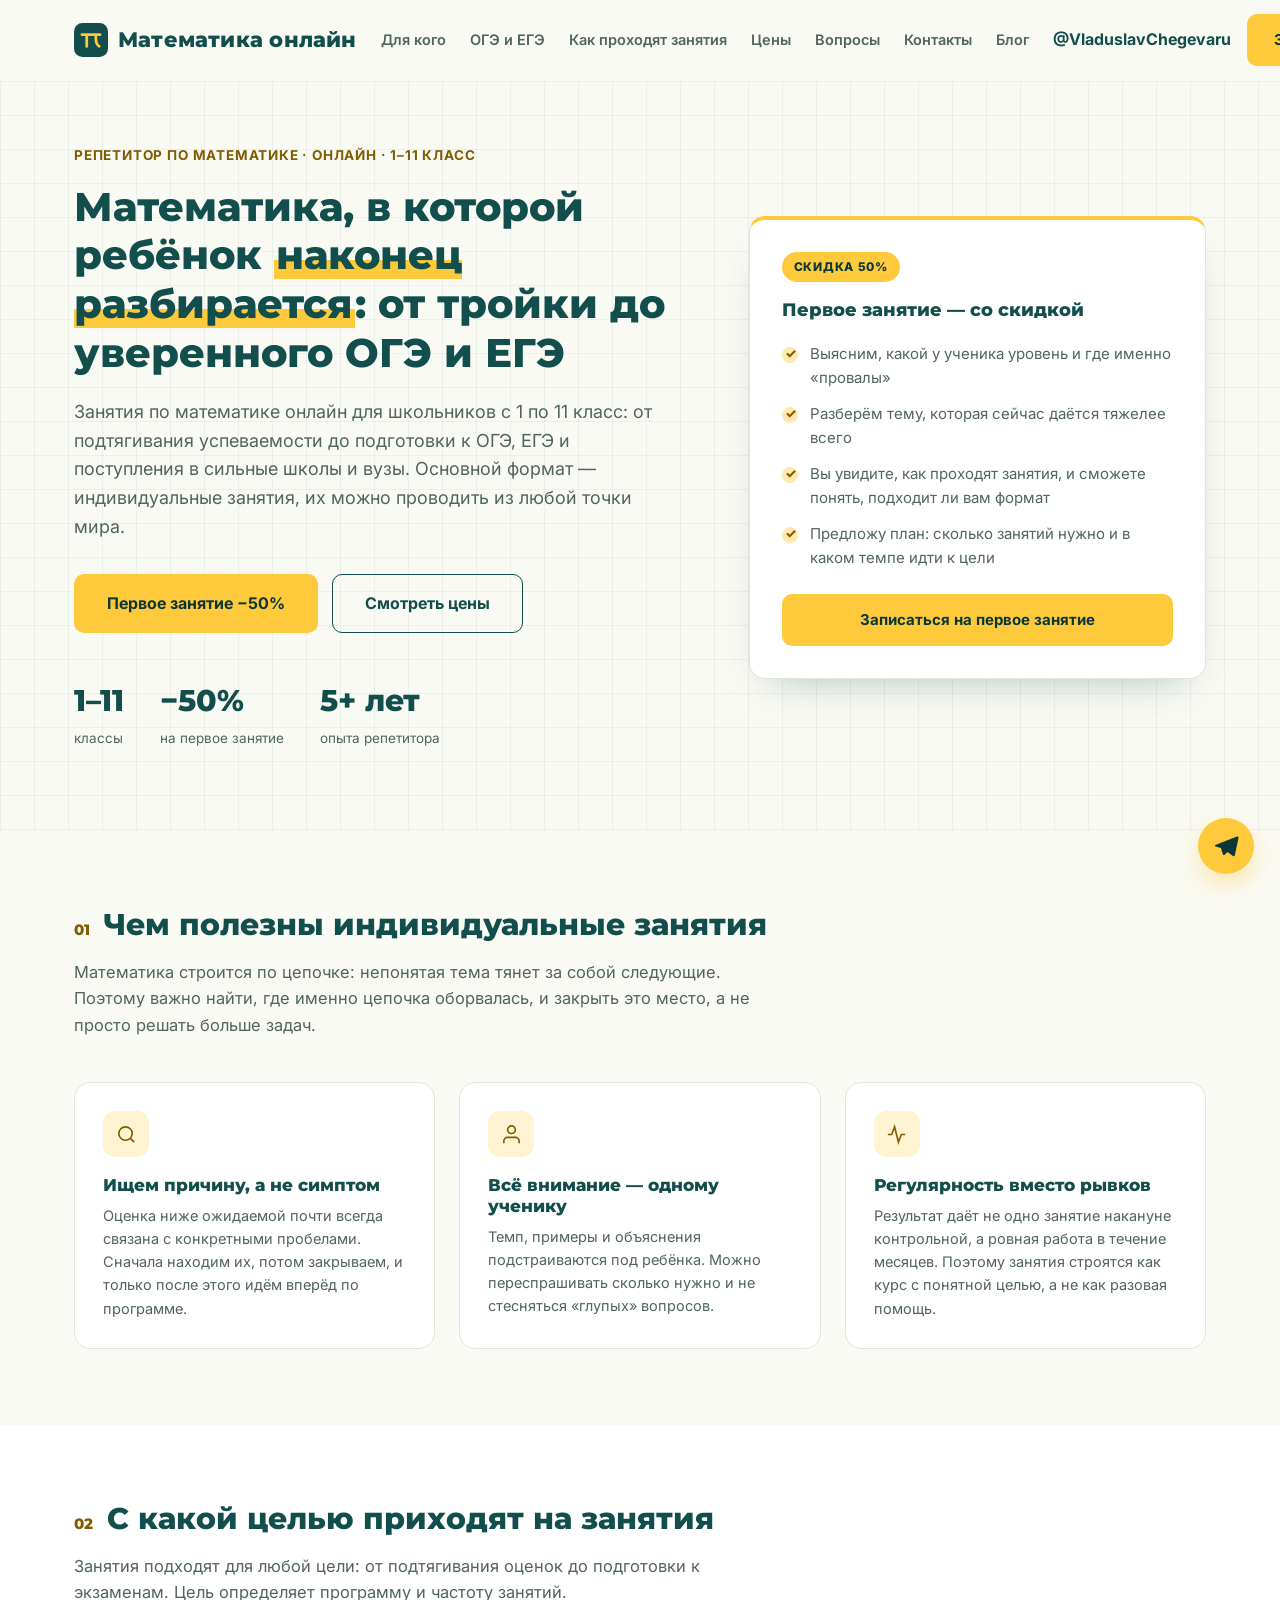
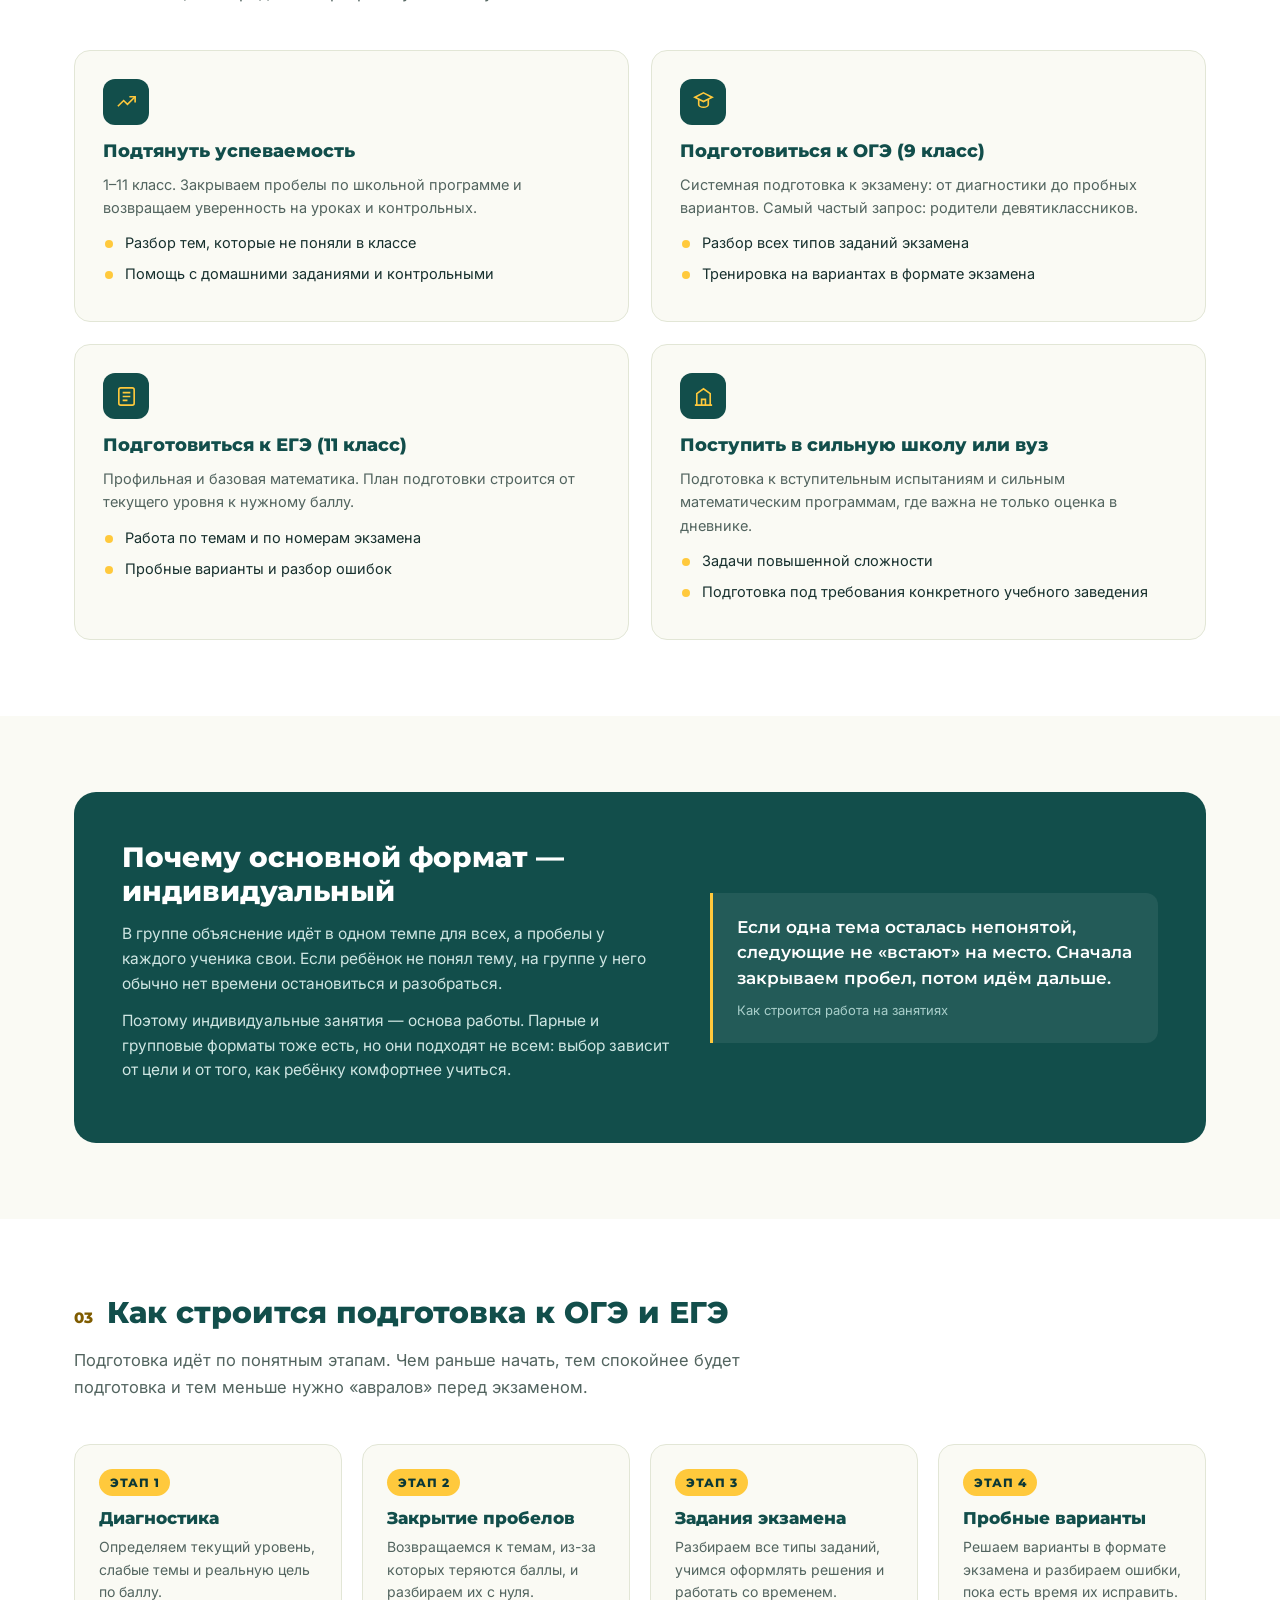
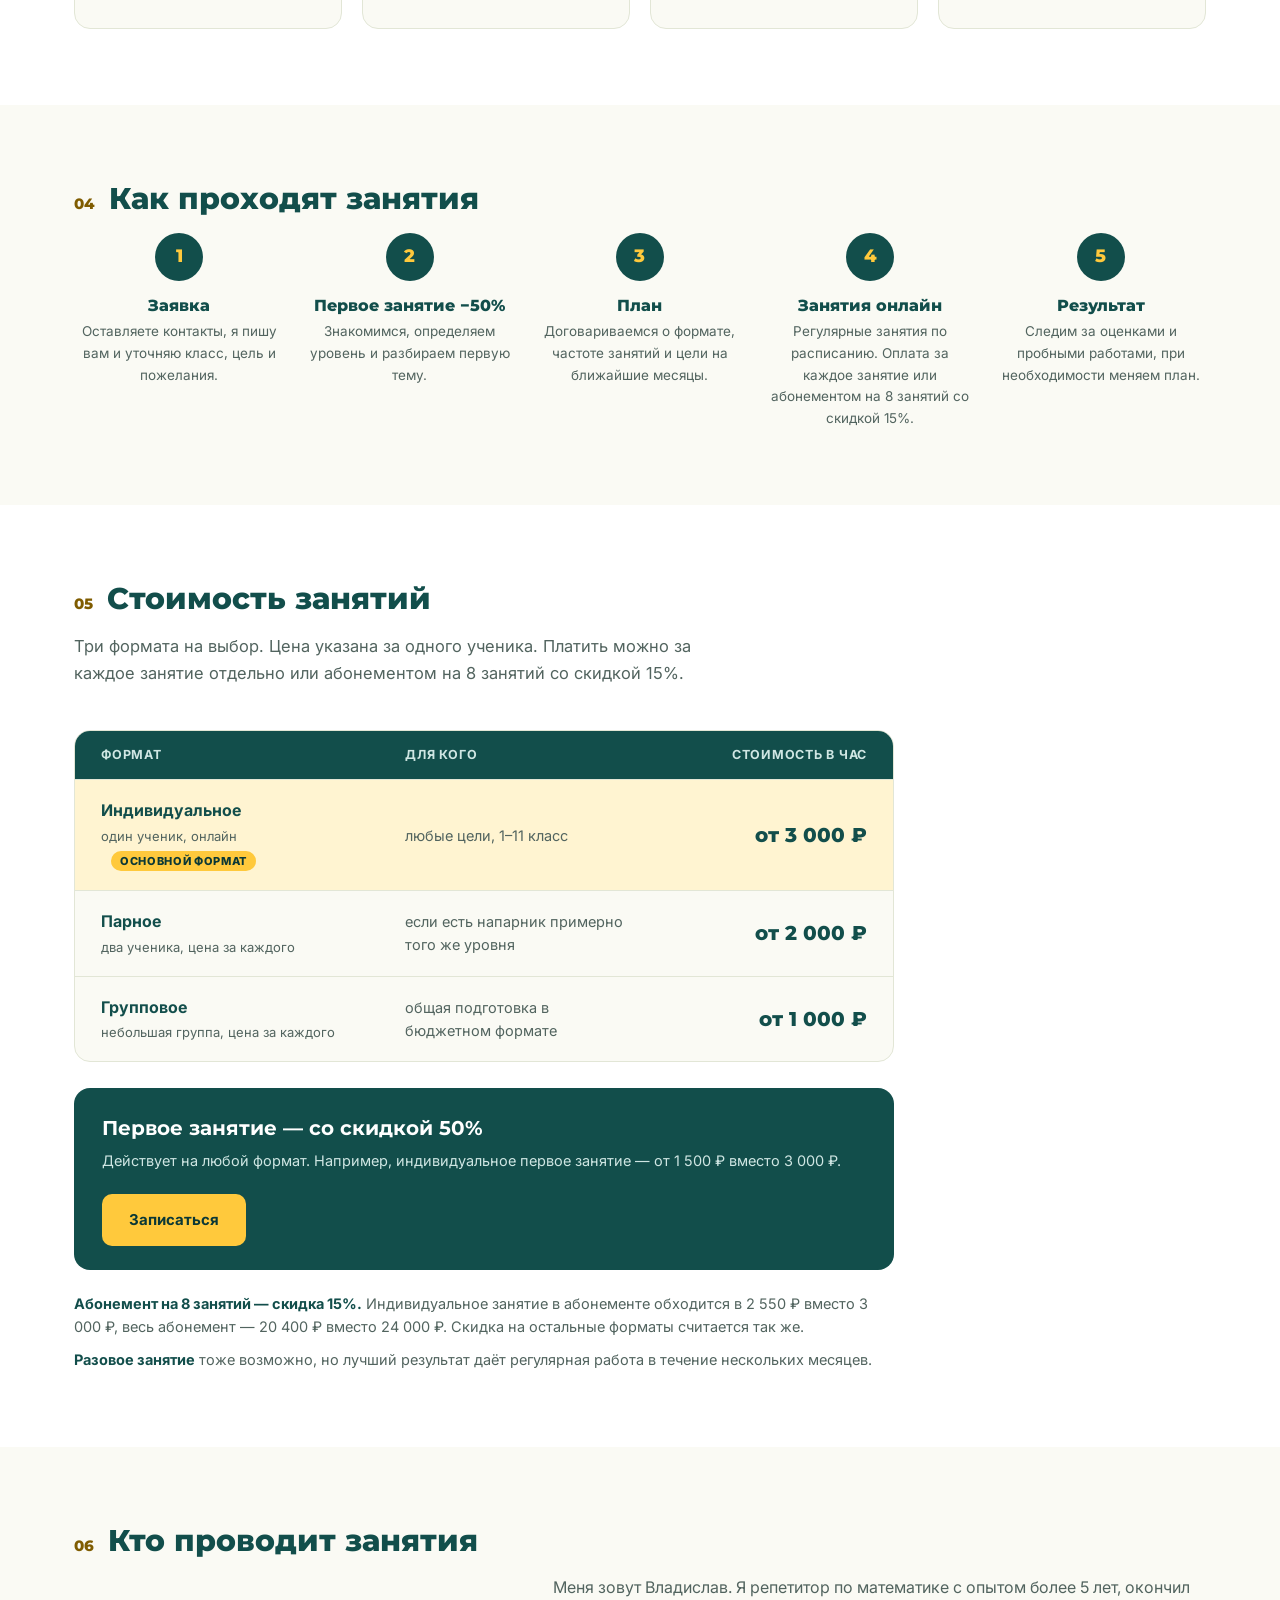
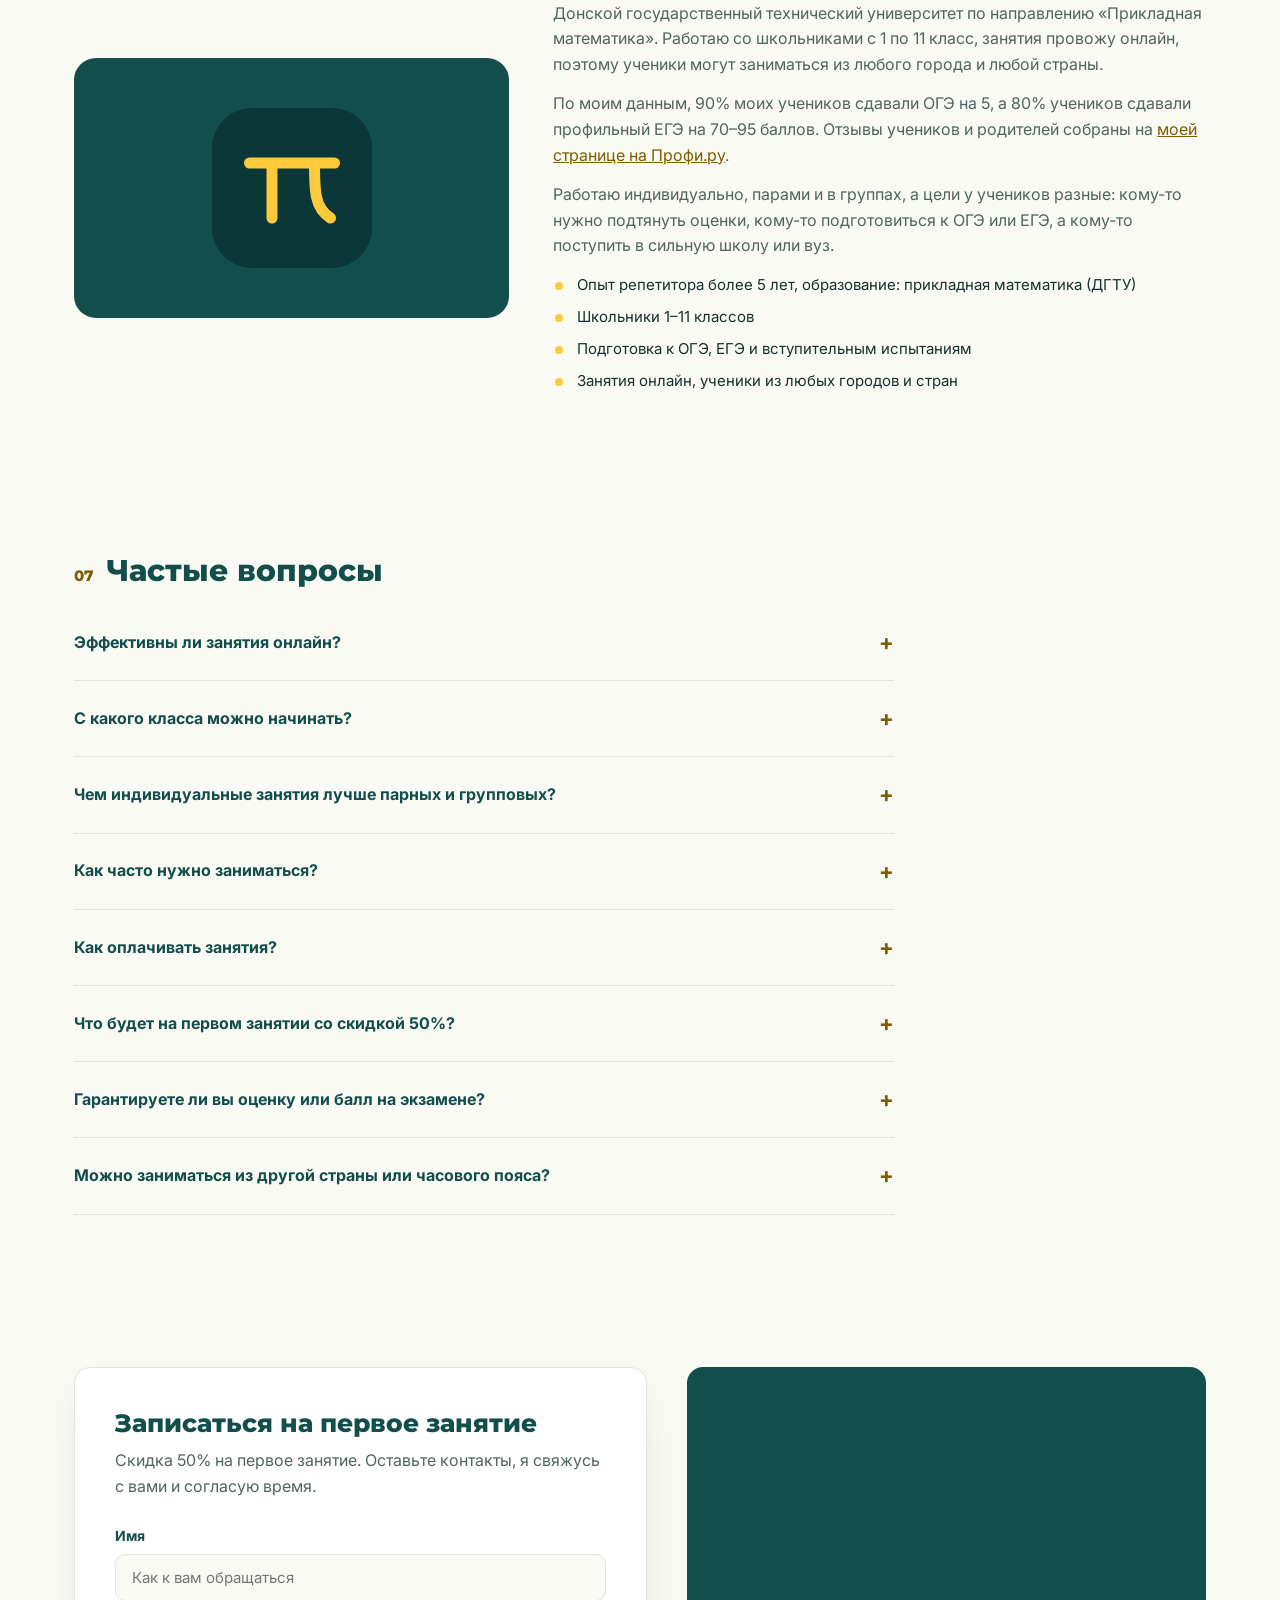
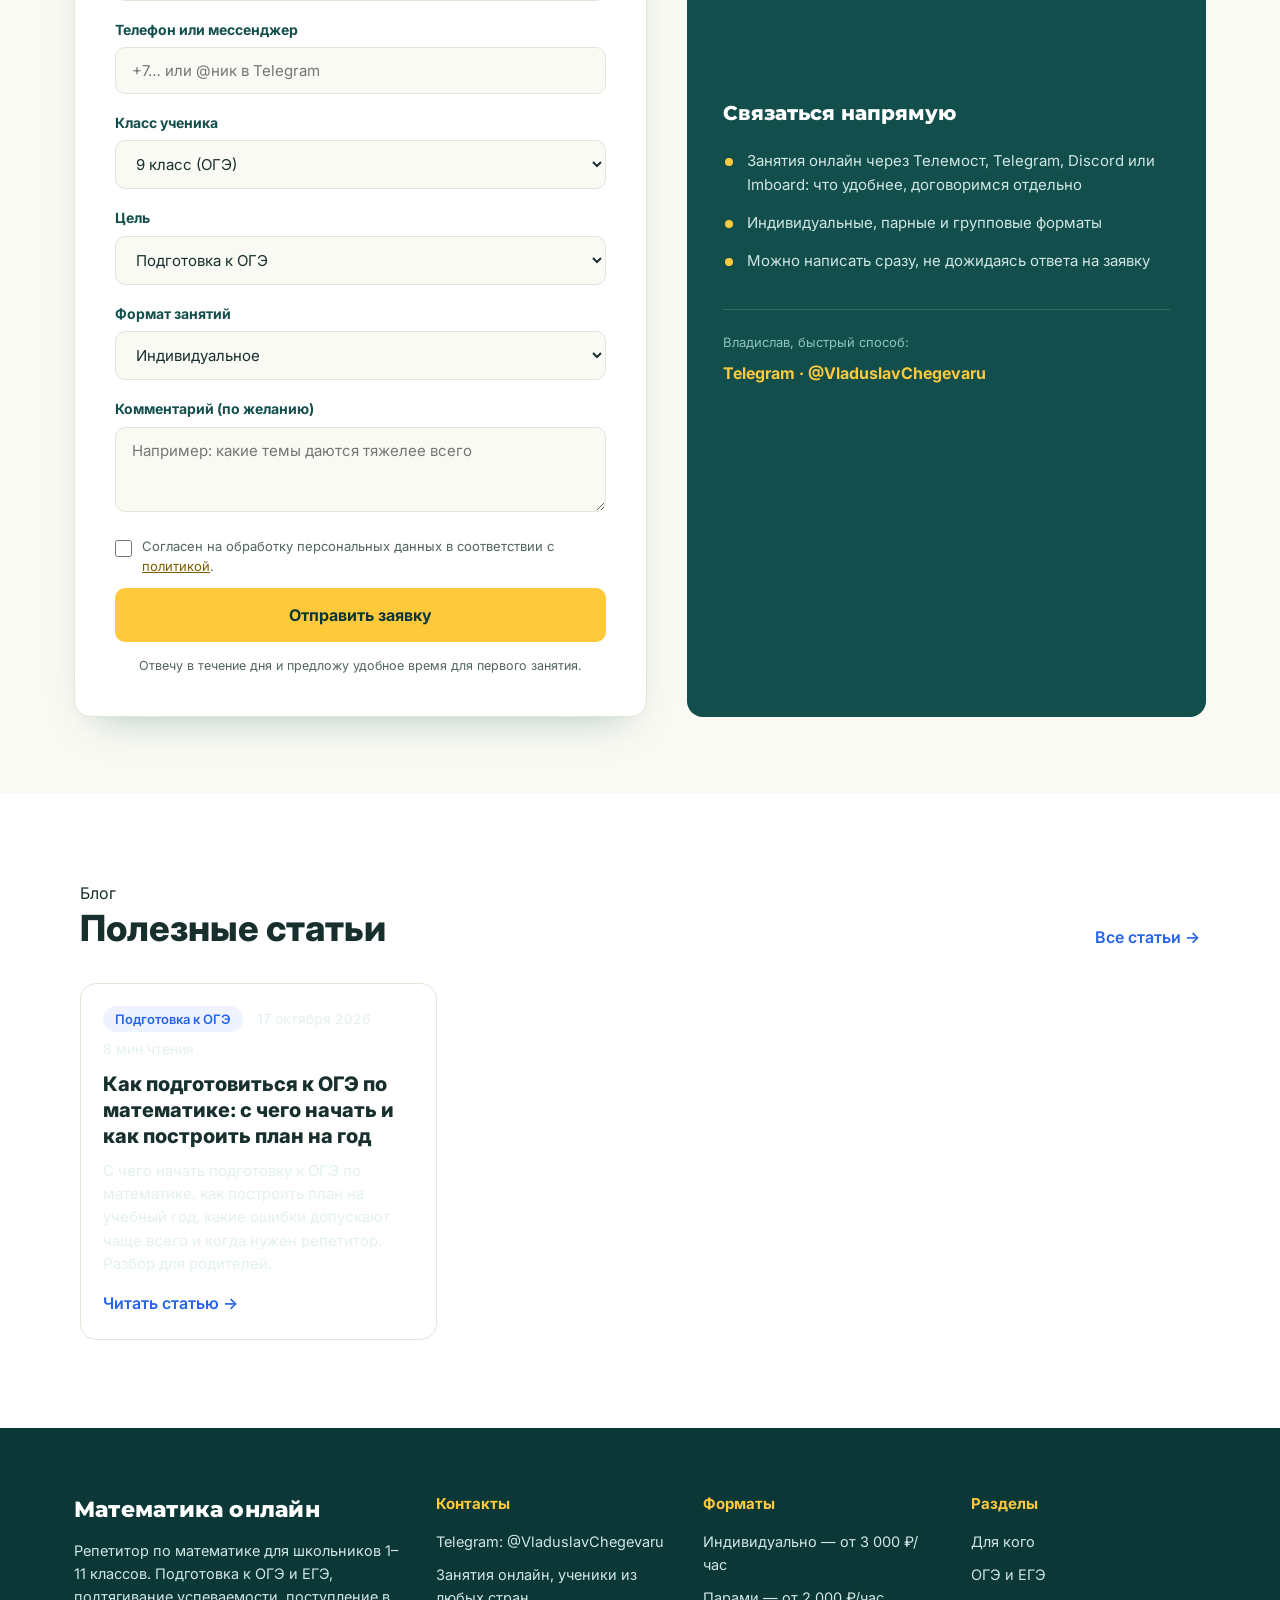
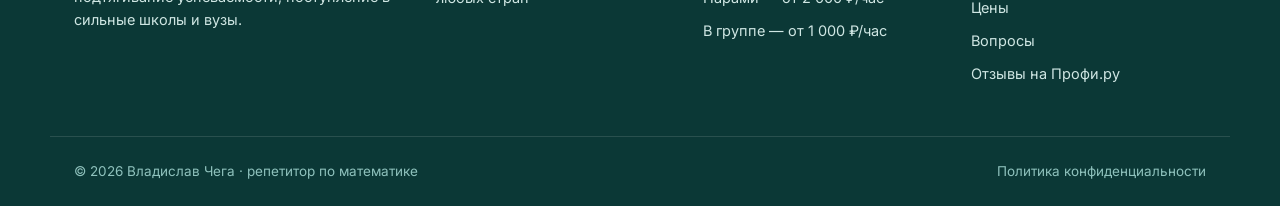
<file: index.html>
<!DOCTYPE html>
<html lang="ru">
<head>
<meta charset="UTF-8">
<meta name="viewport" content="width=device-width, initial-scale=1.0">
<title>Репетитор по математике онлайн: 1–11 класс, ОГЭ, ЕГЭ</title>
<meta name="description" content="Репетитор по математике онлайн для школьников 1–11 классов: индивидуальные, парные и групповые занятия, подготовка к ОГЭ и ЕГЭ. Первое занятие со скидкой 50%.">
<link rel="preconnect" href="https://fonts.googleapis.com">
<link rel="preconnect" href="https://fonts.gstatic.com" crossorigin>
<link href="https://fonts.googleapis.com/css2?family=Montserrat:wght@600;700;800&family=Inter:wght@400;500;600;700&display=swap" rel="stylesheet">
<link rel="stylesheet" href="styles.css">
<link rel="stylesheet" href="blog/blog.css">
<link rel="alternate" type="application/rss+xml" title="Блог" href="feed.xml">
</head>
<body>

<header class="header" id="header">
  <div class="container header__inner">
    <a href="#top" class="logo" aria-label="Репетитор по математике">
      <svg class="logo__icon" viewBox="0 0 32 32" fill="none"><rect width="32" height="32" rx="8" fill="#124E4B"/><path d="M7.5 11h17M12 11v11M20.5 11c0 5.5 0 9 3.2 11" stroke="#FFC93C" stroke-width="2.6" stroke-linecap="round" stroke-linejoin="round"/></svg>
      Математика онлайн<span class="logo__suffix"> · 1–11 класс, ОГЭ, ЕГЭ</span>
    </a>
    <nav class="nav" id="nav">
      <a href="#goals">Для кого</a>
      <a href="#oge">ОГЭ и ЕГЭ</a>
      <a href="#steps">Как проходят занятия</a>
      <a href="#prices">Цены</a>
      <a href="#faq">Вопросы</a>
      <a href="#contacts">Контакты</a>
    <!-- BLOGNAV:START --><a href="blog/">Блог</a><!-- BLOGNAV:END --></nav>
    <div class="header__actions">
      <a href="https://t.me/VladuslavChegevaru" target="_blank" rel="noopener" class="header__phone">@VladuslavChegevaru</a>
      <a href="#contact" class="btn btn--accent">Записаться</a>
      <button class="burger" id="burger" aria-label="Меню"><span></span><span></span><span></span></button>
    </div>
  </div>
</header>

<main id="top">

  <!-- HERO -->
  <section class="hero">
    <div class="container hero__grid">
      <div class="hero__text">
        <div class="eyebrow">Репетитор по математике · онлайн · 1–11 класс</div>
        <h1>Математика, в которой ребёнок <em>наконец разбирается</em>: от тройки до уверенного ОГЭ и ЕГЭ</h1>
        <p class="hero__lead">Занятия по математике онлайн для школьников с 1 по 11 класс: от подтягивания успеваемости до подготовки к ОГЭ, ЕГЭ и поступления в сильные школы и вузы. Основной формат — индивидуальные занятия, их можно проводить из любой точки мира.</p>
        <div class="hero__cta">
          <a href="#contact" class="btn btn--accent btn--lg">Первое занятие −50%</a>
          <a href="#prices" class="btn btn--outline btn--lg">Смотреть цены</a>
        </div>
        <div class="hero__stats">
          <div class="stat"><span class="stat__num">1–11</span><span class="stat__label">классы</span></div>
          <div class="stat"><span class="stat__num">−50%</span><span class="stat__label">на первое занятие</span></div>
          <div class="stat"><span class="stat__num">5+ лет</span><span class="stat__label">опыта репетитора</span></div>
        </div>
      </div>
      <div class="hero__card">
        <span class="hero__badge">Скидка 50%</span>
        <div class="hero__card-title">Первое занятие — со скидкой</div>
        <ul class="hero__card-list">
          <li>Выясним, какой у ученика уровень и где именно «провалы»</li>
          <li>Разберём тему, которая сейчас даётся тяжелее всего</li>
          <li>Вы увидите, как проходят занятия, и сможете понять, подходит ли вам формат</li>
          <li>Предложу план: сколько занятий нужно и в каком темпе идти к цели</li>
        </ul>
        <a href="#contact" class="btn btn--accent btn--block">Записаться на первое занятие</a>
      </div>
    </div>
  </section>

  <!-- ПРЕИМУЩЕСТВА -->
  <section class="section adv" id="why">
    <div class="container">
      <div class="section-head">
        <span class="section-head__num">01</span>
        <span class="section-head__title">Чем полезны индивидуальные занятия</span>
      </div>
      <p class="section-lead">Математика строится по цепочке: непонятая тема тянет за собой следующие. Поэтому важно найти, где именно цепочка оборвалась, и закрыть это место, а не просто решать больше задач.</p>
      <div class="adv__grid">
        <div class="adv__item">
          <div class="adv__icon"><svg viewBox="0 0 24 24" fill="none" stroke="currentColor" stroke-width="1.7"><circle cx="11" cy="11" r="7"/><path d="M20 20l-4-4"/></svg></div>
          <h3>Ищем причину, а не симптом</h3>
          <p>Оценка ниже ожидаемой почти всегда связана с конкретными пробелами. Сначала находим их, потом закрываем, и только после этого идём вперёд по программе.</p>
        </div>
        <div class="adv__item">
          <div class="adv__icon"><svg viewBox="0 0 24 24" fill="none" stroke="currentColor" stroke-width="1.7"><path d="M4 21v-2a4 4 0 014-4h8a4 4 0 014 4v2"/><circle cx="12" cy="7" r="4"/></svg></div>
          <h3>Всё внимание — одному ученику</h3>
          <p>Темп, примеры и объяснения подстраиваются под ребёнка. Можно переспрашивать сколько нужно и не стесняться «глупых» вопросов.</p>
        </div>
        <div class="adv__item">
          <div class="adv__icon"><svg viewBox="0 0 24 24" fill="none" stroke="currentColor" stroke-width="1.7"><path d="M3 12h4l3-8 4 16 3-8h4"/></svg></div>
          <h3>Регулярность вместо рывков</h3>
          <p>Результат даёт не одно занятие накануне контрольной, а ровная работа в течение месяцев. Поэтому занятия строятся как курс с понятной целью, а не как разовая помощь.</p>
        </div>
      </div>
    </div>
  </section>

  <!-- ЦЕЛИ -->
  <section class="section goals" id="goals">
    <div class="container">
      <div class="section-head">
        <span class="section-head__num">02</span>
        <span class="section-head__title">С какой целью приходят на занятия</span>
      </div>
      <p class="section-lead">Занятия подходят для любой цели: от подтягивания оценок до подготовки к экзаменам. Цель определяет программу и частоту занятий.</p>
      <div class="goals__grid">
        <div class="goal">
          <div class="goal__icon"><svg viewBox="0 0 24 24" fill="none" stroke="currentColor" stroke-width="1.7"><path d="M3 17l6-6 4 4 8-8"/><path d="M15 7h6v6"/></svg></div>
          <h3>Подтянуть успеваемость</h3>
          <p>1–11 класс. Закрываем пробелы по школьной программе и возвращаем уверенность на уроках и контрольных.</p>
          <ul>
            <li>Разбор тем, которые не поняли в классе</li>
            <li>Помощь с домашними заданиями и контрольными</li>
          </ul>
        </div>
        <div class="goal">
          <div class="goal__icon"><svg viewBox="0 0 24 24" fill="none" stroke="currentColor" stroke-width="1.7"><path d="M12 3l9 4.5-9 4.5L3 7.5 12 3z"/><path d="M7 10v5c0 1.5 2.2 3 5 3s5-1.5 5-3v-5"/></svg></div>
          <h3>Подготовиться к ОГЭ (9 класс)</h3>
          <p>Системная подготовка к экзамену: от диагностики до пробных вариантов. Самый частый запрос: родители девятиклассников.</p>
          <ul>
            <li>Разбор всех типов заданий экзамена</li>
            <li>Тренировка на вариантах в формате экзамена</li>
          </ul>
        </div>
        <div class="goal">
          <div class="goal__icon"><svg viewBox="0 0 24 24" fill="none" stroke="currentColor" stroke-width="1.7"><rect x="4" y="3" width="16" height="18" rx="2"/><path d="M8 8h8M8 12h8M8 16h5"/></svg></div>
          <h3>Подготовиться к ЕГЭ (11 класс)</h3>
          <p>Профильная и базовая математика. План подготовки строится от текущего уровня к нужному баллу.</p>
          <ul>
            <li>Работа по темам и по номерам экзамена</li>
            <li>Пробные варианты и разбор ошибок</li>
          </ul>
        </div>
        <div class="goal">
          <div class="goal__icon"><svg viewBox="0 0 24 24" fill="none" stroke="currentColor" stroke-width="1.7"><path d="M3 21h18M5 21V9l7-5 7 5v12"/><path d="M10 21v-6h4v6"/></svg></div>
          <h3>Поступить в сильную школу или вуз</h3>
          <p>Подготовка к вступительным испытаниям и сильным математическим программам, где важна не только оценка в дневнике.</p>
          <ul>
            <li>Задачи повышенной сложности</li>
            <li>Подготовка под требования конкретного учебного заведения</li>
          </ul>
        </div>
      </div>
    </div>
  </section>

  <!-- ПОЧЕМУ ИНДИВИДУАЛЬНО -->
  <section class="section why">
    <div class="container">
      <div class="why__box">
        <div>
          <h2>Почему основной формат — индивидуальный</h2>
          <p>В группе объяснение идёт в одном темпе для всех, а пробелы у каждого ученика свои. Если ребёнок не понял тему, на группе у него обычно нет времени остановиться и разобраться.</p>
          <p>Поэтому индивидуальные занятия — основа работы. Парные и групповые форматы тоже есть, но они подходят не всем: выбор зависит от цели и от того, как ребёнку комфортнее учиться.</p>
        </div>
        <div class="why__quote">
          Если одна тема осталась непонятой, следующие не «встают» на место. Сначала закрываем пробел, потом идём дальше.
          <small>Как строится работа на занятиях</small>
        </div>
      </div>
    </div>
  </section>

  <!-- ОГЭ -->
  <section class="section oge" id="oge">
    <div class="container">
      <div class="section-head">
        <span class="section-head__num">03</span>
        <span class="section-head__title">Как строится подготовка к ОГЭ и ЕГЭ</span>
      </div>
      <p class="section-lead">Подготовка идёт по понятным этапам. Чем раньше начать, тем спокойнее будет подготовка и тем меньше нужно «авралов» перед экзаменом.</p>
      <div class="oge__grid">
        <div class="oge__item">
          <b>Этап 1</b>
          <h3>Диагностика</h3>
          <p>Определяем текущий уровень, слабые темы и реальную цель по баллу.</p>
        </div>
        <div class="oge__item">
          <b>Этап 2</b>
          <h3>Закрытие пробелов</h3>
          <p>Возвращаемся к темам, из-за которых теряются баллы, и разбираем их с нуля.</p>
        </div>
        <div class="oge__item">
          <b>Этап 3</b>
          <h3>Задания экзамена</h3>
          <p>Разбираем все типы заданий, учимся оформлять решения и работать со временем.</p>
        </div>
        <div class="oge__item">
          <b>Этап 4</b>
          <h3>Пробные варианты</h3>
          <p>Решаем варианты в формате экзамена и разбираем ошибки, пока есть время их исправить.</p>
        </div>
      </div>
    </div>
  </section>

  <!-- ПРОЦЕСС -->
  <section class="section steps" id="steps">
    <div class="container">
      <div class="section-head">
        <span class="section-head__num">04</span>
        <span class="section-head__title">Как проходят занятия</span>
      </div>
      <div class="steps__grid">
        <div class="step">
          <span class="step__num">1</span>
          <h3>Заявка</h3>
          <p>Оставляете контакты, я пишу вам и уточняю класс, цель и пожелания.</p>
        </div>
        <div class="step">
          <span class="step__num">2</span>
          <h3>Первое занятие −50%</h3>
          <p>Знакомимся, определяем уровень и разбираем первую тему.</p>
        </div>
        <div class="step">
          <span class="step__num">3</span>
          <h3>План</h3>
          <p>Договариваемся о формате, частоте занятий и цели на ближайшие месяцы.</p>
        </div>
        <div class="step">
          <span class="step__num">4</span>
          <h3>Занятия онлайн</h3>
          <p>Регулярные занятия по расписанию. Оплата за каждое занятие или абонементом на 8 занятий со скидкой 15%.</p>
        </div>
        <div class="step">
          <span class="step__num">5</span>
          <h3>Результат</h3>
          <p>Следим за оценками и пробными работами, при необходимости меняем план.</p>
        </div>
      </div>
    </div>
  </section>

  <!-- ЦЕНЫ -->
  <section class="section prices" id="prices">
    <div class="container">
      <div class="section-head">
        <span class="section-head__num">05</span>
        <span class="section-head__title">Стоимость занятий</span>
      </div>
      <p class="section-lead">Три формата на выбор. Цена указана за одного ученика. Платить можно за каждое занятие отдельно или абонементом на 8 занятий со скидкой 15%.</p>
      <div class="prices__table">
        <div class="price-row price-row--head"><span>Формат</span><span>Для кого</span><span style="text-align:right">Стоимость в час</span></div>
        <div class="price-row price-row--hit"><div class="price-row__name">Индивидуальное<small>один ученик, онлайн</small></div><div class="price-row__each">любые цели, 1–11 класс</div><div class="price-row__sum">от 3 000 ₽</div></div>
        <div class="price-row"><div class="price-row__name">Парное<small>два ученика, цена за каждого</small></div><div class="price-row__each">если есть напарник примерно того же уровня</div><div class="price-row__sum">от 2 000 ₽</div></div>
        <div class="price-row"><div class="price-row__name">Групповое<small>небольшая группа, цена за каждого</small></div><div class="price-row__each">общая подготовка в бюджетном формате</div><div class="price-row__sum">от 1 000 ₽</div></div>
      </div>
      <div class="promo">
        <div>
          <b>Первое занятие — со скидкой 50%</b>
          <span>Действует на любой формат. Например, индивидуальное первое занятие — от 1 500 ₽ вместо 3 000 ₽.</span>
        </div>
        <a href="#contact" class="btn btn--accent">Записаться</a>
      </div>
      <div class="prices__notes">
        <p><b>Абонемент на 8 занятий — скидка 15%.</b> Индивидуальное занятие в абонементе обходится в 2 550 ₽ вместо 3 000 ₽, весь абонемент — 20 400 ₽ вместо 24 000 ₽. Скидка на остальные форматы считается так же.</p>
        <p><b>Разовое занятие</b> тоже возможно, но лучший результат даёт регулярная работа в течение нескольких месяцев.</p>
      </div>
    </div>
  </section>

  <!-- О РЕПЕТИТОРЕ -->
  <section class="section about" id="about">
    <div class="container">
      <div class="section-head">
        <span class="section-head__num">06</span>
        <span class="section-head__title">Кто проводит занятия</span>
      </div>
      <div class="about__grid">
        <div class="about__mark">
          <svg viewBox="0 0 32 32" fill="none"><rect width="32" height="32" rx="8" fill="#0B3836"/><path d="M7.5 11h17M12 11v11M20.5 11c0 5.5 0 9 3.2 11" stroke="#FFC93C" stroke-width="2.2" stroke-linecap="round" stroke-linejoin="round"/></svg>
        </div>
        <div class="about__text">
          <p>Меня зовут Владислав. Я репетитор по математике с опытом более 5 лет, окончил Донской государственный технический университет по направлению «Прикладная математика». Работаю со школьниками с 1 по 11 класс, занятия провожу онлайн, поэтому ученики могут заниматься из любого города и любой страны.</p><p>По моим данным, 90% моих учеников сдавали ОГЭ на 5, а 80% учеников сдавали профильный ЕГЭ на 70–95 баллов. Отзывы учеников и родителей собраны на <a href="https://profi.ru/profile/ChegaVI/reviews/" target="_blank" rel="noopener" style="color:var(--gold-dark);text-decoration:underline">моей странице на Профи.ру</a>.</p>
          <p>Работаю индивидуально, парами и в группах, а цели у учеников разные: кому-то нужно подтянуть оценки, кому-то подготовиться к ОГЭ или ЕГЭ, а кому-то поступить в сильную школу или вуз.</p>
          <ul class="about__list">
            <li>Опыт репетитора более 5 лет, образование: прикладная математика (ДГТУ)</li><li>Школьники 1–11 классов</li>
            <li>Подготовка к ОГЭ, ЕГЭ и вступительным испытаниям</li>
            <li>Занятия онлайн, ученики из любых городов и стран</li>
          </ul>
        </div>
      </div>
    </div>
  </section>

  <!-- FAQ -->
  <section class="section faq" id="faq">
    <div class="container">
      <div class="section-head">
        <span class="section-head__num">07</span>
        <span class="section-head__title">Частые вопросы</span>
      </div>
      <div class="faq__list">
        <details class="faq__item">
          <summary>Эффективны ли занятия онлайн?</summary>
          <p>Для математики онлайн-формат работает хорошо: на экране виден ход решения, а записи и задания остаются под рукой. Главное условие — регулярность и вовлечённость ученика. Увидеть, как это выглядит, можно на первом занятии со скидкой 50%.</p>
        </details>
        <details class="faq__item">
          <summary>С какого класса можно начинать?</summary>
          <p>С 1 по 11 класс. Чем раньше закрыты пробелы, тем легче потом идти по программе. Для подготовки к ОГЭ разумно начинать заранее, а не за пару месяцев до экзамена.</p>
        </details>
        <details class="faq__item">
          <summary>Чем индивидуальные занятия лучше парных и групповых?</summary>
          <p>На индивидуальном занятии весь урок посвящён одному ученику: темп, примеры и объяснения подстраиваются под него. В паре и в группе занятия дешевле, но подходят не всем. Какой формат лучше, обсудим после знакомства.</p>
        </details>
        <details class="faq__item">
          <summary>Как часто нужно заниматься?</summary>
          <p>Зависит от цели и класса. Для подтягивания успеваемости и подготовки к экзаменам обычно нужны регулярные занятия, а не одно в месяц. Конкретную частоту предлагаю после первого занятия, когда понятен уровень.</p>
        </details>
        <details class="faq__item">
          <summary>Как оплачивать занятия?</summary>
          <p>Можно платить за каждое занятие отдельно или взять абонемент на 8 занятий со скидкой 15%: индивидуальное занятие в нём стоит 2 550 ₽ вместо 3 000 ₽.</p>
        </details>
        <details class="faq__item">
          <summary>Что будет на первом занятии со скидкой 50%?</summary>
          <p>Познакомимся, выясним цель и уровень, разберём одну из тем, которая сейчас даётся тяжелее всего, и обсудим план. Если после этого занятия вы решите не продолжать, это нормально.</p>
        </details>
        <details class="faq__item">
          <summary>Гарантируете ли вы оценку или балл на экзамене?</summary>
          <p>Гарантировать конкретный балл нельзя: результат зависит от стартового уровня, регулярности занятий и работы ученика между ними. Из моих учеников 90% сдавали ОГЭ на 5, но это итог их работы, а не обещание. Я гарантирую другое: понятный план, внимательное отношение и честную обратную связь о том, как идёт подготовка.</p>
        </details>
        <details class="faq__item">
          <summary>Можно заниматься из другой страны или часового пояса?</summary>
          <p>Да. Занятия проходят онлайн, поэтому ученики могут заниматься из любого города и страны. Время согласуем с учётом часового пояса.</p>
        </details>
      </div>
    </div>
  </section>

  <!-- ФОРМА + КОНТАКТЫ -->
  <section class="section form-section" id="contact">
    <div class="container form-section__grid">
      <div class="form">
        <h2>Записаться на первое занятие</h2>
        <p class="form__lead">Скидка 50% на первое занятие. Оставьте контакты, я свяжусь с вами и согласую время.</p>
        <form id="leadForm">
          <input type="text" name="_gotcha" style="display:none" tabindex="-1" autocomplete="off">
          <div class="form__row">
            <label for="f-name">Имя</label>
            <input type="text" id="f-name" name="name" placeholder="Как к вам обращаться" required>
          </div>
          <div class="form__row">
            <label for="f-contact">Телефон или мессенджер</label>
            <input type="text" id="f-contact" name="contact" placeholder="+7… или @ник в Telegram" required>
          </div>
          <div class="form__row">
            <label for="f-class">Класс ученика</label>
            <select id="f-class" name="class">
              <option>1–4 класс</option>
              <option>5–7 класс</option>
              <option>8 класс</option>
              <option selected>9 класс (ОГЭ)</option>
              <option>10 класс</option>
              <option>11 класс (ЕГЭ)</option>
            </select>
          </div>
          <div class="form__row">
            <label for="f-goal">Цель</label>
            <select id="f-goal" name="goal">
              <option>Подготовка к ОГЭ</option>
              <option>Подготовка к ЕГЭ</option>
              <option>Подтянуть успеваемость</option>
              <option>Поступление в сильную школу или вуз</option>
              <option>Пока не знаю</option>
            </select>
          </div>
          <div class="form__row">
            <label for="f-format">Формат занятий</label>
            <select id="f-format" name="format">
              <option>Индивидуальное</option>
              <option>Парное</option>
              <option>Групповое</option>
              <option>Нужна консультация по выбору</option>
            </select>
          </div>
          <div class="form__row">
            <label for="f-comment">Комментарий (по желанию)</label>
            <textarea id="f-comment" name="comment" rows="3" placeholder="Например: какие темы даются тяжелее всего"></textarea>
          </div>
          <label class="consent"><input type="checkbox" name="consent_pd" value="yes" required> <span>Согласен на обработку персональных данных в соответствии с <a href="privacy.html" target="_blank">политикой</a>.</span></label>
          <button type="submit" class="btn btn--accent btn--block btn--lg">Отправить заявку</button>
          <p class="form__hint">Отвечу в течение дня и предложу удобное время для первого занятия.</p>
        </form>
      </div>
      <div class="coverage">
        <div class="coverage__title">Связаться напрямую</div>
        <ul class="coverage__list">
          <li>Занятия онлайн через Телемост, Telegram, Discord или Imboard: что удобнее, договоримся отдельно</li>
          <li>Индивидуальные, парные и групповые форматы</li>
          <li>Можно написать сразу, не дожидаясь ответа на заявку</li>
        </ul>
        <div class="coverage__contact">
          <span>Владислав, быстрый способ:</span>
          <a href="https://t.me/VladuslavChegevaru" target="_blank" rel="noopener">Telegram · @VladuslavChegevaru</a>
        </div>
      </div>
    </div>
  </section>

<!-- BLOG:START -->
<section class="b-home" id="blog">
  <div class="container">
    <div class="b-home__head"><div><p class="section-tag">Блог</p><h2>Полезные статьи</h2></div><a class="b-more" href="blog/">Все статьи</a></div>
    <div class="b-grid"><article class="b-card">
  
  <div class="b-card__body">
    <div class="b-meta"><span class="b-chip">Подготовка к ОГЭ</span><time datetime="2026-10-17">17 октября 2026</time><span>8 мин чтения</span></div>
    <h3><a href="blog/kak-podgotovitsya-k-oge-po-matematike/">Как подготовиться к ОГЭ по математике: с чего начать и как построить план на год</a></h3>
    <p>С чего начать подготовку к ОГЭ по математике, как построить план на учебный год, какие ошибки допускают чаще всего и когда нужен репетитор. Разбор для родителей.</p>
    <a class="b-more" href="blog/kak-podgotovitsya-k-oge-po-matematike/">Читать статью</a>
  </div>
</article></div>
  </div>
</section>
<!-- BLOG:END -->
</main>

<!-- КОНТАКТЫ / FOOTER -->
<footer class="footer" id="contacts">
  <div class="container footer__grid">
    <div class="footer__col">
      <div class="logo logo--footer">Математика онлайн</div>
      <p>Репетитор по математике для школьников 1–11 классов. Подготовка к ОГЭ и ЕГЭ, подтягивание успеваемости, поступление в сильные школы и вузы.</p>
    </div>
    <div class="footer__col">
      <div class="footer__title">Контакты</div>
      <a href="https://t.me/VladuslavChegevaru" target="_blank" rel="noopener">Telegram: @VladuslavChegevaru</a>
      <p>Занятия онлайн, ученики из любых стран</p>
    </div>
    <div class="footer__col">
      <div class="footer__title">Форматы</div>
      <p>Индивидуально — от 3 000 ₽/час</p>
      <p>Парами — от 2 000 ₽/час</p>
      <p>В группе — от 1 000 ₽/час</p>
    </div>
    <div class="footer__col">
      <div class="footer__title">Разделы</div>
      <a href="#goals">Для кого</a>
      <a href="#oge">ОГЭ и ЕГЭ</a>
      <a href="#prices">Цены</a>
      <a href="#faq">Вопросы</a>
      <a href="https://profi.ru/profile/ChegaVI/reviews/" target="_blank" rel="noopener">Отзывы на Профи.ру</a>
    </div>
  </div>
  <div class="container footer__bottom">
    <span>© <span id="year"></span> Владислав Чега · репетитор по математике</span>
    <a href="privacy.html">Политика конфиденциальности</a>
  </div>
</footer>

<a href="https://t.me/VladuslavChegevaru" target="_blank" rel="noopener" class="fab" aria-label="Написать в Telegram">
  <svg viewBox="0 0 24 24" fill="currentColor"><path d="M21.5 3.5L2.7 10.9c-1.2.5-1.2 1.2-.2 1.5l4.8 1.5 1.8 5.6c.2.6.4.8.9.8.5 0 .7-.2 1-.5l2.4-2.3 5 3.7c.9.5 1.6.2 1.8-.9l3.3-15.5c.3-1.3-.5-1.9-1.4-1.5z"/></svg>
</a>

<script src="script.js"></script>
</body>
</html>
</file>
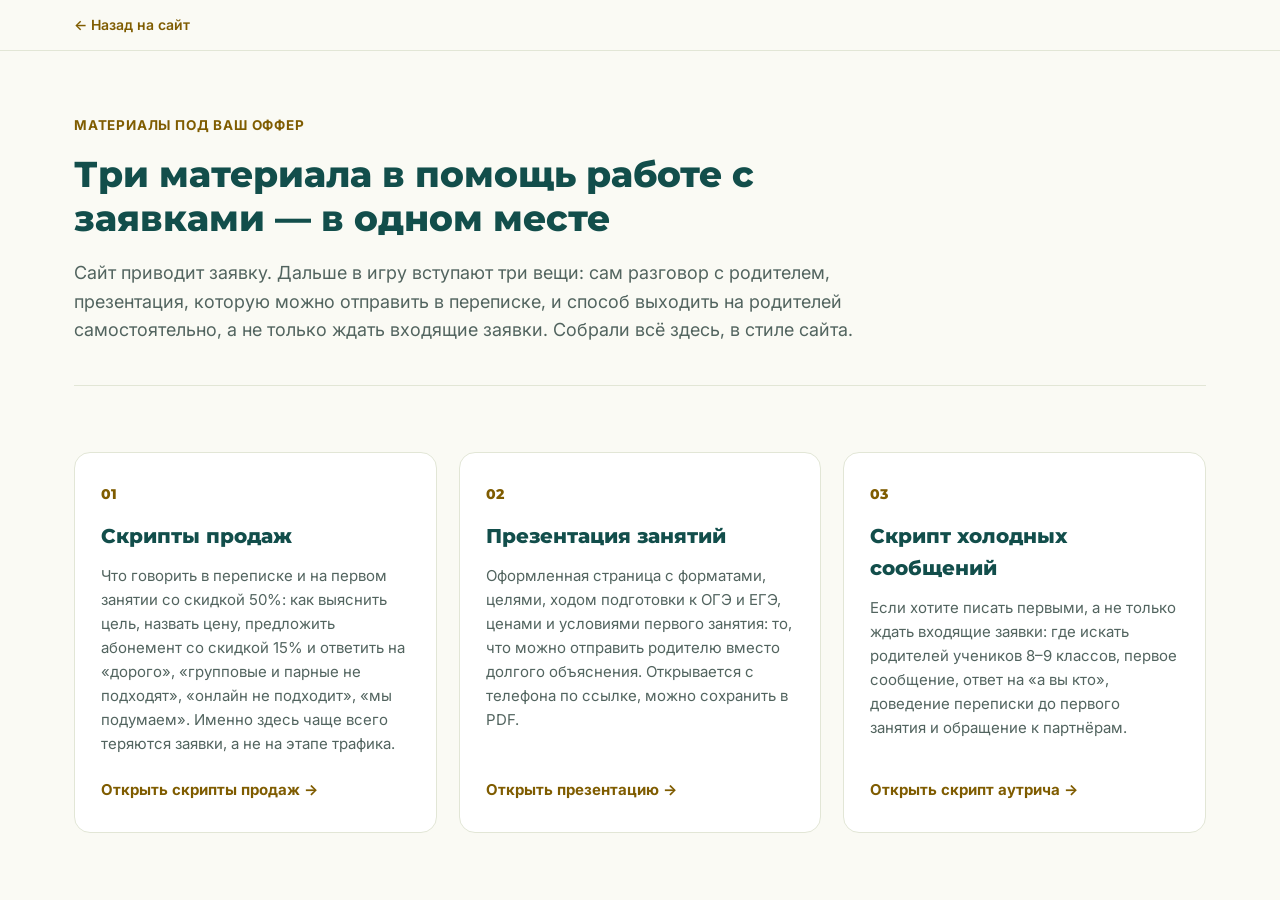
<file: materials.html>
<!DOCTYPE html>
<html lang="ru">
<head>
<meta charset="UTF-8">
<meta name="viewport" content="width=device-width, initial-scale=1.0">
<title>Материалы для работы с заявками — Репетитор по математике</title>
<meta name="description" content="Скрипты продаж, презентация и скрипт холодных сообщений для работы с заявками на занятия по математике.">
<meta name="robots" content="noindex">
<link rel="preconnect" href="https://fonts.googleapis.com">
<link rel="preconnect" href="https://fonts.gstatic.com" crossorigin>
<link href="https://fonts.googleapis.com/css2?family=Montserrat:wght@600;700;800&family=Inter:wght@400;500;600;700&display=swap" rel="stylesheet">
<link rel="stylesheet" href="styles.css">
<link rel="stylesheet" href="materials.css">
</head>
<body>

<div class="doc-bar">
  <div class="doc-bar__inner">
    <a href="index.html" class="doc-bar__back">← <span>Назад на сайт</span></a>
  </div>
</div>

<div class="container">

  <section class="doc-hero">
    <p class="eyebrow">Материалы под ваш оффер</p>
    <h1>Три материала в помощь работе с заявками — в одном месте</h1>
    <p class="doc-hero__lead">Сайт приводит заявку. Дальше в игру вступают три вещи: сам разговор с родителем, презентация, которую можно отправить в переписке, и способ выходить на родителей самостоятельно, а не только ждать входящие заявки. Собрали всё здесь, в стиле сайта.</p>
  </section>

  <section class="doc-section">
    <div class="hub-grid">

      <div class="hub-card">
        <span class="hub-card__num">01</span>
        <p class="hub-card__title">Скрипты продаж</p>
        <p class="hub-card__lead">Что говорить в переписке и на первом занятии со скидкой 50%: как выяснить цель, назвать цену, предложить абонемент со скидкой 15% и ответить на «дорого», «групповые и парные не подходят», «онлайн не подходит», «мы подумаем». Именно здесь чаще всего теряются заявки, а не на этапе трафика.</p>
        <a href="scripts.html" class="hub-card__link">Открыть скрипты продаж →</a>
      </div>

      <div class="hub-card">
        <span class="hub-card__num">02</span>
        <p class="hub-card__title">Презентация занятий</p>
        <p class="hub-card__lead">Оформленная страница с форматами, целями, ходом подготовки к ОГЭ и ЕГЭ, ценами и условиями первого занятия: то, что можно отправить родителю вместо долгого объяснения. Открывается с телефона по ссылке, можно сохранить в PDF.</p>
        <a href="presentation.html" class="hub-card__link">Открыть презентацию →</a>
      </div>

      <div class="hub-card">
        <span class="hub-card__num">03</span>
        <p class="hub-card__title">Скрипт холодных сообщений</p>
        <p class="hub-card__lead">Если хотите писать первыми, а не только ждать входящие заявки: где искать родителей учеников 8–9 классов, первое сообщение, ответ на «а вы кто», доведение переписки до первого занятия и обращение к партнёрам.</p>
        <a href="outreach.html" class="hub-card__link">Открыть скрипт аутрича →</a>
      </div>

    </div>
  </section>

</div>

</body>
</html>
</file>
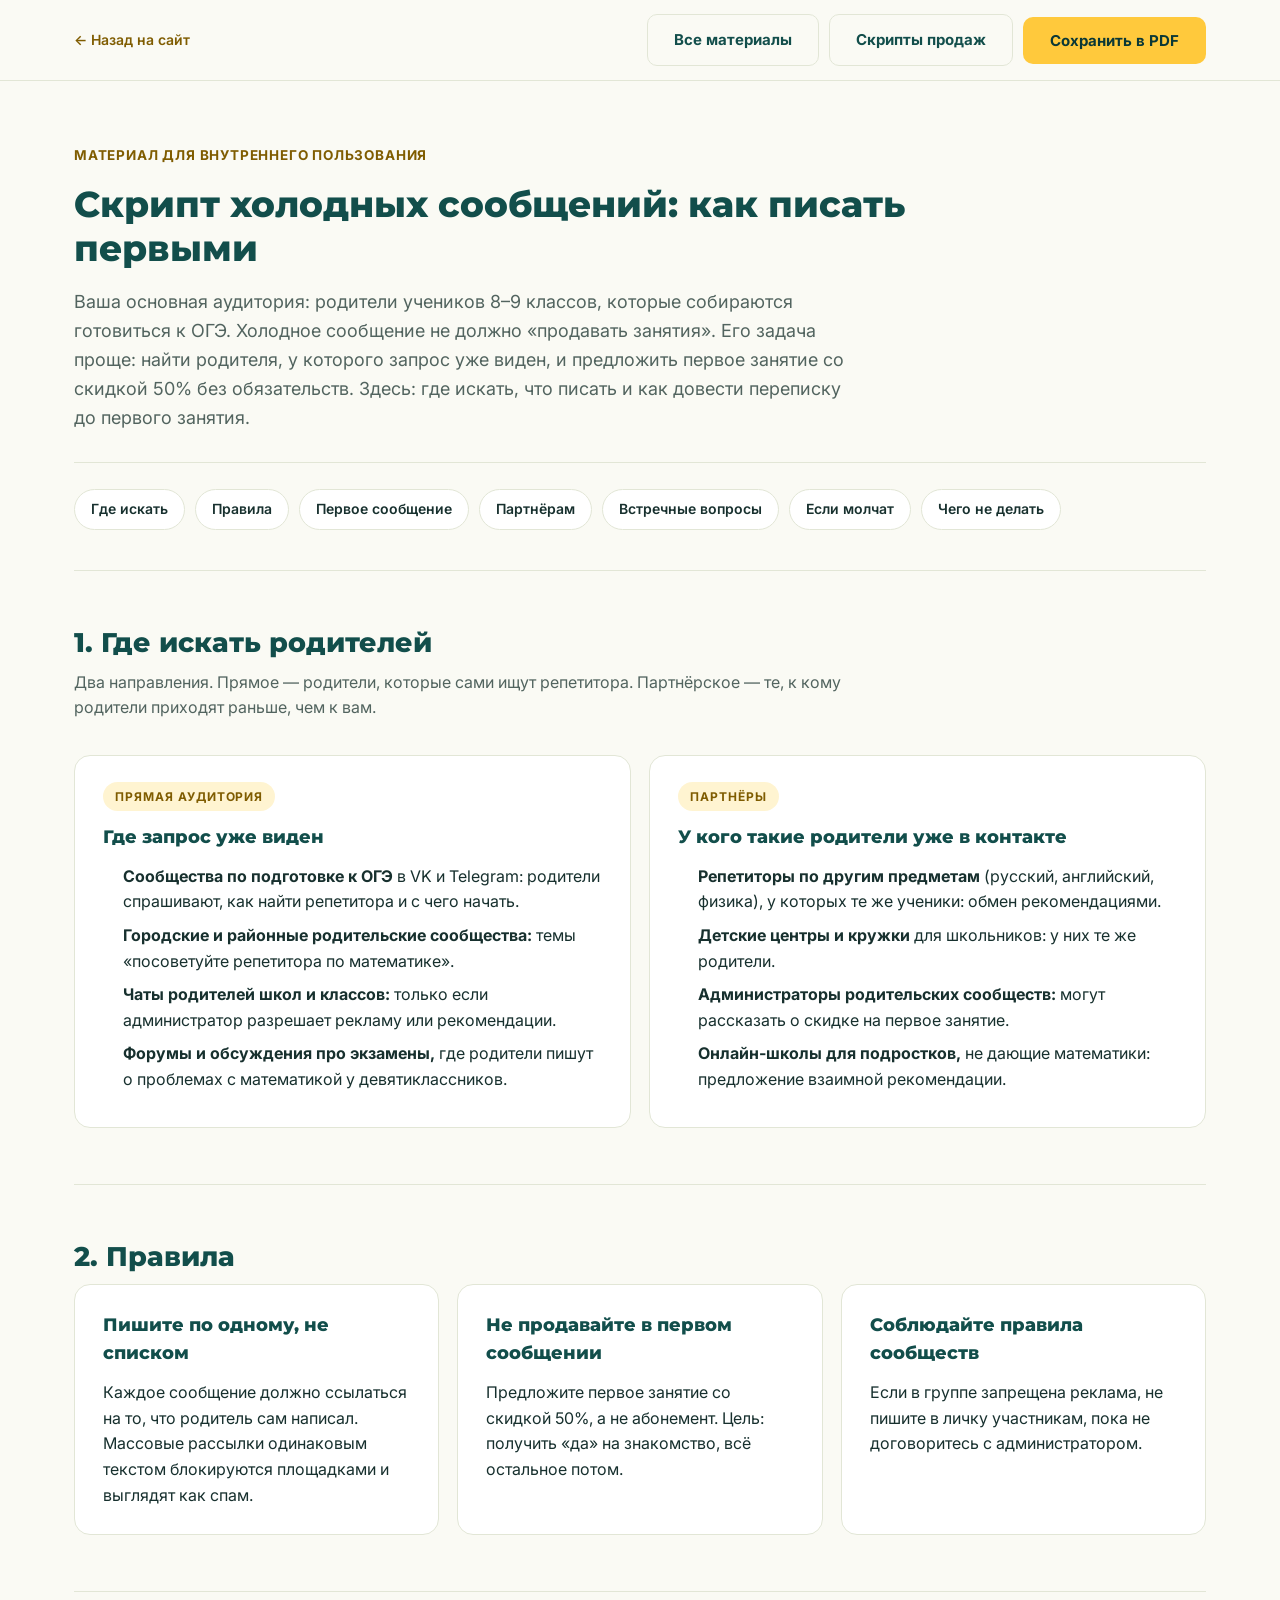
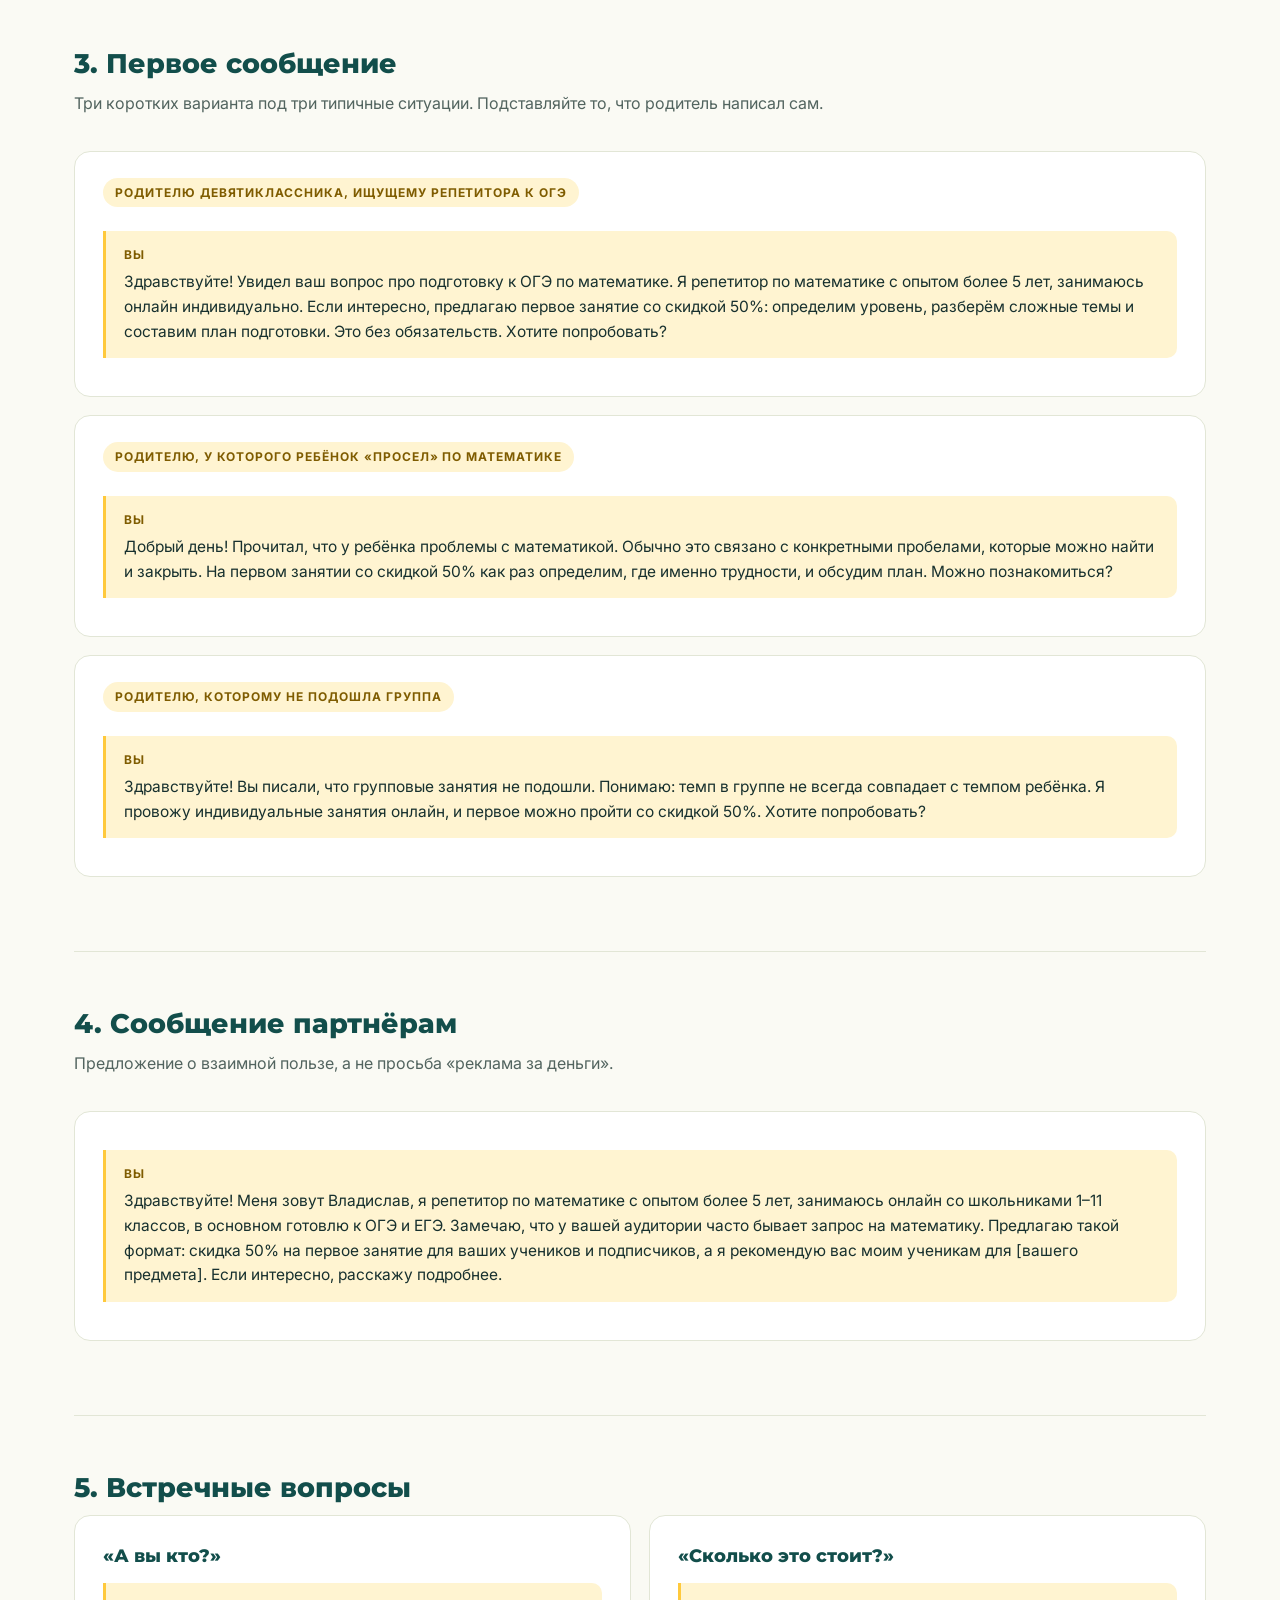
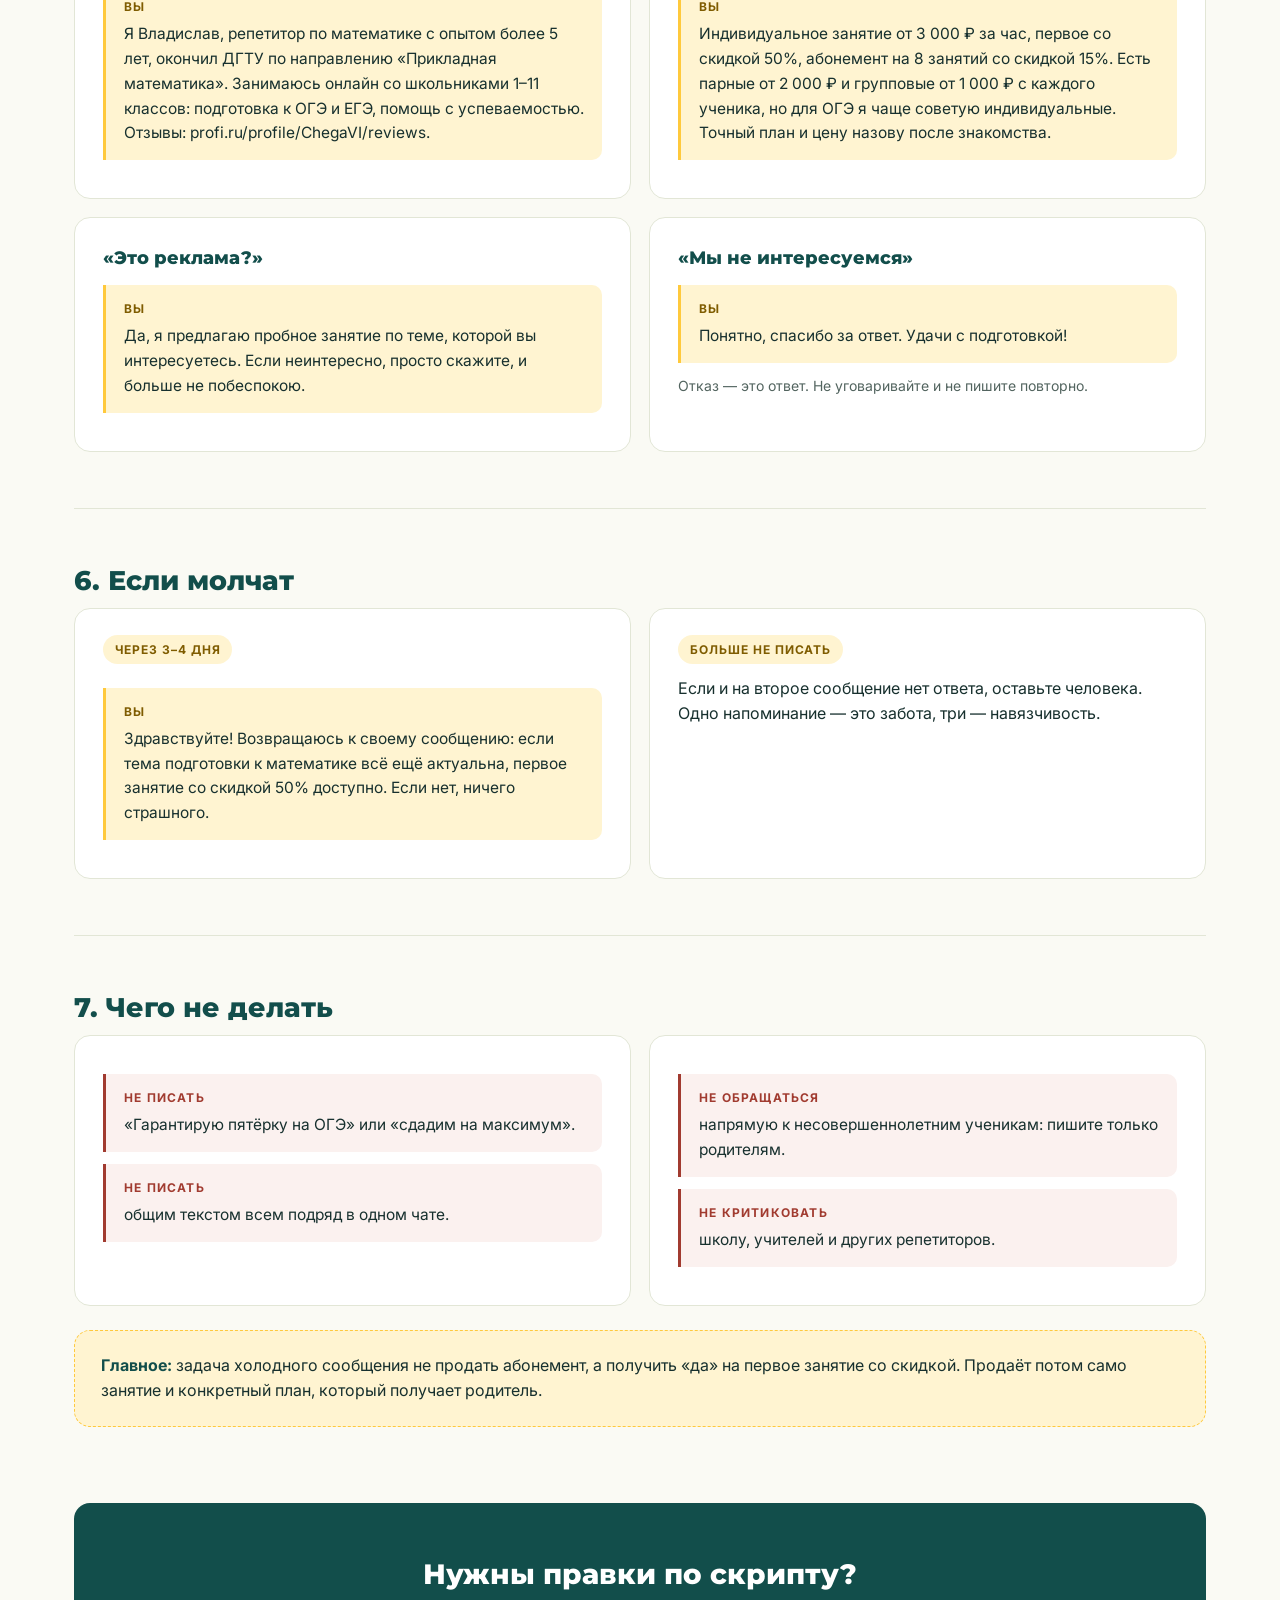
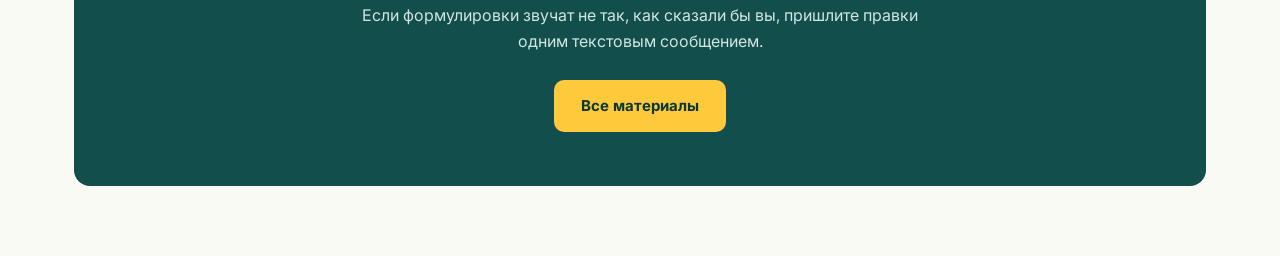
<file: outreach.html>
<!DOCTYPE html>
<html lang="ru">
<head>
<meta charset="UTF-8">
<meta name="viewport" content="width=device-width, initial-scale=1.0">
<title>Скрипт холодных сообщений — Репетитор по математике</title>
<meta name="description" content="Как писать первыми родителям учеников 8–9 классов: где искать, первое сообщение, ответы на встречные вопросы и партнёры.">
<meta name="robots" content="noindex">
<link rel="preconnect" href="https://fonts.googleapis.com">
<link rel="preconnect" href="https://fonts.gstatic.com" crossorigin>
<link href="https://fonts.googleapis.com/css2?family=Montserrat:wght@600;700;800&family=Inter:wght@400;500;600;700&display=swap" rel="stylesheet">
<link rel="stylesheet" href="styles.css">
<link rel="stylesheet" href="materials.css">
</head>
<body>

<div class="doc-bar">
  <div class="doc-bar__inner">
    <a href="index.html" class="doc-bar__back">← <span>Назад на сайт</span></a>
    <div class="doc-bar__actions">
      <a href="materials.html" class="btn btn--ghost">Все материалы</a>
      <a href="scripts.html" class="btn btn--ghost">Скрипты продаж</a>
      <button class="btn btn--primary" onclick="window.print()">Сохранить в PDF</button>
    </div>
  </div>
</div>

<div class="container">

  <section class="doc-hero">
    <p class="eyebrow">Материал для внутреннего пользования</p>
    <h1>Скрипт холодных сообщений: как писать первыми</h1>
    <p class="doc-hero__lead">Ваша основная аудитория: родители учеников 8–9 классов, которые собираются готовиться к ОГЭ. Холодное сообщение не должно «продавать занятия». Его задача проще: найти родителя, у которого запрос уже виден, и предложить первое занятие со скидкой 50% без обязательств. Здесь: где искать, что писать и как довести переписку до первого занятия.</p>
    <nav class="toc">
      <a href="#who">Где искать</a>
      <a href="#rules">Правила</a>
      <a href="#first">Первое сообщение</a>
      <a href="#partners">Партнёрам</a>
      <a href="#answers">Встречные вопросы</a>
      <a href="#followup">Если молчат</a>
      <a href="#stop">Чего не делать</a>
    </nav>
  </section>

  <section class="doc-section" id="who">
    <h2>1. Где искать родителей</h2>
    <p class="doc-section__lead">Два направления. Прямое — родители, которые сами ищут репетитора. Партнёрское — те, к кому родители приходят раньше, чем к вам.</p>

    <div class="grid-2">
      <div class="card">
        <span class="tag">Прямая аудитория</span>
        <p class="card__title">Где запрос уже виден</p>
        <ul class="ul">
          <li><b>Сообщества по подготовке к ОГЭ</b> в VK и Telegram: родители спрашивают, как найти репетитора и с чего начать.</li>
          <li><b>Городские и районные родительские сообщества:</b> темы «посоветуйте репетитора по математике».</li>
          <li><b>Чаты родителей школ и классов:</b> только если администратор разрешает рекламу или рекомендации.</li>
          <li><b>Форумы и обсуждения про экзамены,</b> где родители пишут о проблемах с математикой у девятиклассников.</li>
        </ul>
      </div>
      <div class="card">
        <span class="tag">Партнёры</span>
        <p class="card__title">У кого такие родители уже в контакте</p>
        <ul class="ul">
          <li><b>Репетиторы по другим предметам</b> (русский, английский, физика), у которых те же ученики: обмен рекомендациями.</li>
          <li><b>Детские центры и кружки</b> для школьников: у них те же родители.</li>
          <li><b>Администраторы родительских сообществ:</b> могут рассказать о скидке на первое занятие.</li>
          <li><b>Онлайн-школы для подростков,</b> не дающие математики: предложение взаимной рекомендации.</li>
        </ul>
      </div>
    </div>
  </section>

  <section class="doc-section" id="rules">
    <h2>2. Правила</h2>
    <div class="grid-3">
      <div class="card">
        <p class="card__title">Пишите по одному, не списком</p>
        <p>Каждое сообщение должно ссылаться на то, что родитель сам написал. Массовые рассылки одинаковым текстом блокируются площадками и выглядят как спам.</p>
      </div>
      <div class="card">
        <p class="card__title">Не продавайте в первом сообщении</p>
        <p>Предложите первое занятие со скидкой 50%, а не абонемент. Цель: получить «да» на знакомство, всё остальное потом.</p>
      </div>
      <div class="card">
        <p class="card__title">Соблюдайте правила сообществ</p>
        <p>Если в группе запрещена реклама, не пишите в личку участникам, пока не договоритесь с администратором.</p>
      </div>
    </div>
  </section>

  <section class="doc-section" id="first">
    <h2>3. Первое сообщение</h2>
    <p class="doc-section__lead">Три коротких варианта под три типичные ситуации. Подставляйте то, что родитель написал сам.</p>

    <div class="card">
      <span class="tag">Родителю девятиклассника, ищущему репетитора к ОГЭ</span>
      <div class="say">
        <span class="say__who">Вы</span>
        Здравствуйте! Увидел ваш вопрос про подготовку к ОГЭ по математике. Я репетитор по математике с опытом более 5 лет, занимаюсь онлайн индивидуально. Если интересно, предлагаю первое занятие со скидкой 50%: определим уровень, разберём сложные темы и составим план подготовки. Это без обязательств. Хотите попробовать?
      </div>
    </div>
    <div class="card">
      <span class="tag">Родителю, у которого ребёнок «просел» по математике</span>
      <div class="say">
        <span class="say__who">Вы</span>
        Добрый день! Прочитал, что у ребёнка проблемы с математикой. Обычно это связано с конкретными пробелами, которые можно найти и закрыть. На первом занятии со скидкой 50% как раз определим, где именно трудности, и обсудим план. Можно познакомиться?
      </div>
    </div>
    <div class="card">
      <span class="tag">Родителю, которому не подошла группа</span>
      <div class="say">
        <span class="say__who">Вы</span>
        Здравствуйте! Вы писали, что групповые занятия не подошли. Понимаю: темп в группе не всегда совпадает с темпом ребёнка. Я провожу индивидуальные занятия онлайн, и первое можно пройти со скидкой 50%. Хотите попробовать?
      </div>
    </div>
  </section>

  <section class="doc-section" id="partners">
    <h2>4. Сообщение партнёрам</h2>
    <p class="doc-section__lead">Предложение о взаимной пользе, а не просьба «реклама за деньги».</p>
    <div class="card">
      <div class="say">
        <span class="say__who">Вы</span>
        Здравствуйте! Меня зовут Владислав, я репетитор по математике с опытом более 5 лет, занимаюсь онлайн со школьниками 1–11 классов, в основном готовлю к ОГЭ и ЕГЭ. Замечаю, что у вашей аудитории часто бывает запрос на математику. Предлагаю такой формат: скидка 50% на первое занятие для ваших учеников и подписчиков, а я рекомендую вас моим ученикам для [вашего предмета]. Если интересно, расскажу подробнее.
      </div>
    </div>
  </section>

  <section class="doc-section" id="answers">
    <h2>5. Встречные вопросы</h2>
    <div class="grid-2">
      <div class="card">
        <p class="card__title">«А вы кто?»</p>
        <div class="say"><span class="say__who">Вы</span>Я Владислав, репетитор по математике с опытом более 5 лет, окончил ДГТУ по направлению «Прикладная математика». Занимаюсь онлайн со школьниками 1–11 классов: подготовка к ОГЭ и ЕГЭ, помощь с успеваемостью. Отзывы: profi.ru/profile/ChegaVI/reviews.</div>
      </div>
      <div class="card">
        <p class="card__title">«Сколько это стоит?»</p>
        <div class="say"><span class="say__who">Вы</span>Индивидуальное занятие от 3 000 ₽ за час, первое со скидкой 50%, абонемент на 8 занятий со скидкой 15%. Есть парные от 2 000 ₽ и групповые от 1 000 ₽ с каждого ученика, но для ОГЭ я чаще советую индивидуальные. Точный план и цену назову после знакомства.</div>
      </div>
      <div class="card">
        <p class="card__title">«Это реклама?»</p>
        <div class="say"><span class="say__who">Вы</span>Да, я предлагаю пробное занятие по теме, которой вы интересуетесь. Если неинтересно, просто скажите, и больше не побеспокою.</div>
      </div>
      <div class="card">
        <p class="card__title">«Мы не интересуемся»</p>
        <div class="say"><span class="say__who">Вы</span>Понятно, спасибо за ответ. Удачи с подготовкой!</div>
        <p class="card__note">Отказ — это ответ. Не уговаривайте и не пишите повторно.</p>
      </div>
    </div>
  </section>

  <section class="doc-section" id="followup">
    <h2>6. Если молчат</h2>
    <div class="grid-2">
      <div class="card">
        <span class="tag">Через 3–4 дня</span>
        <div class="say"><span class="say__who">Вы</span>Здравствуйте! Возвращаюсь к своему сообщению: если тема подготовки к математике всё ещё актуальна, первое занятие со скидкой 50% доступно. Если нет, ничего страшного.</div>
      </div>
      <div class="card">
        <span class="tag">Больше не писать</span>
        <p>Если и на второе сообщение нет ответа, оставьте человека. Одно напоминание — это забота, три — навязчивость.</p>
      </div>
    </div>
  </section>

  <section class="doc-section" id="stop">
    <h2>7. Чего не делать</h2>
    <div class="grid-2">
      <div class="card">
        <div class="say say--stop"><span class="say__who">Не писать</span>«Гарантирую пятёрку на ОГЭ» или «сдадим на максимум».</div>
        <div class="say say--stop"><span class="say__who">Не писать</span>общим текстом всем подряд в одном чате.</div>
      </div>
      <div class="card">
        <div class="say say--stop"><span class="say__who">Не обращаться</span>напрямую к несовершеннолетним ученикам: пишите только родителям.</div>
        <div class="say say--stop"><span class="say__who">Не критиковать</span>школу, учителей и других репетиторов.</div>
      </div>
    </div>
    <div class="tip"><strong>Главное:</strong> задача холодного сообщения не продать абонемент, а получить «да» на первое занятие со скидкой. Продаёт потом само занятие и конкретный план, который получает родитель.</div>
  </section>

  <div class="cta-final">
    <h2>Нужны правки по скрипту?</h2>
    <p>Если формулировки звучат не так, как сказали бы вы, пришлите правки одним текстовым сообщением.</p>
    <div class="cta-final__actions"><a href="materials.html" class="btn btn--accent">Все материалы</a></div>
  </div>

</div>

</body>
</html>
</file>
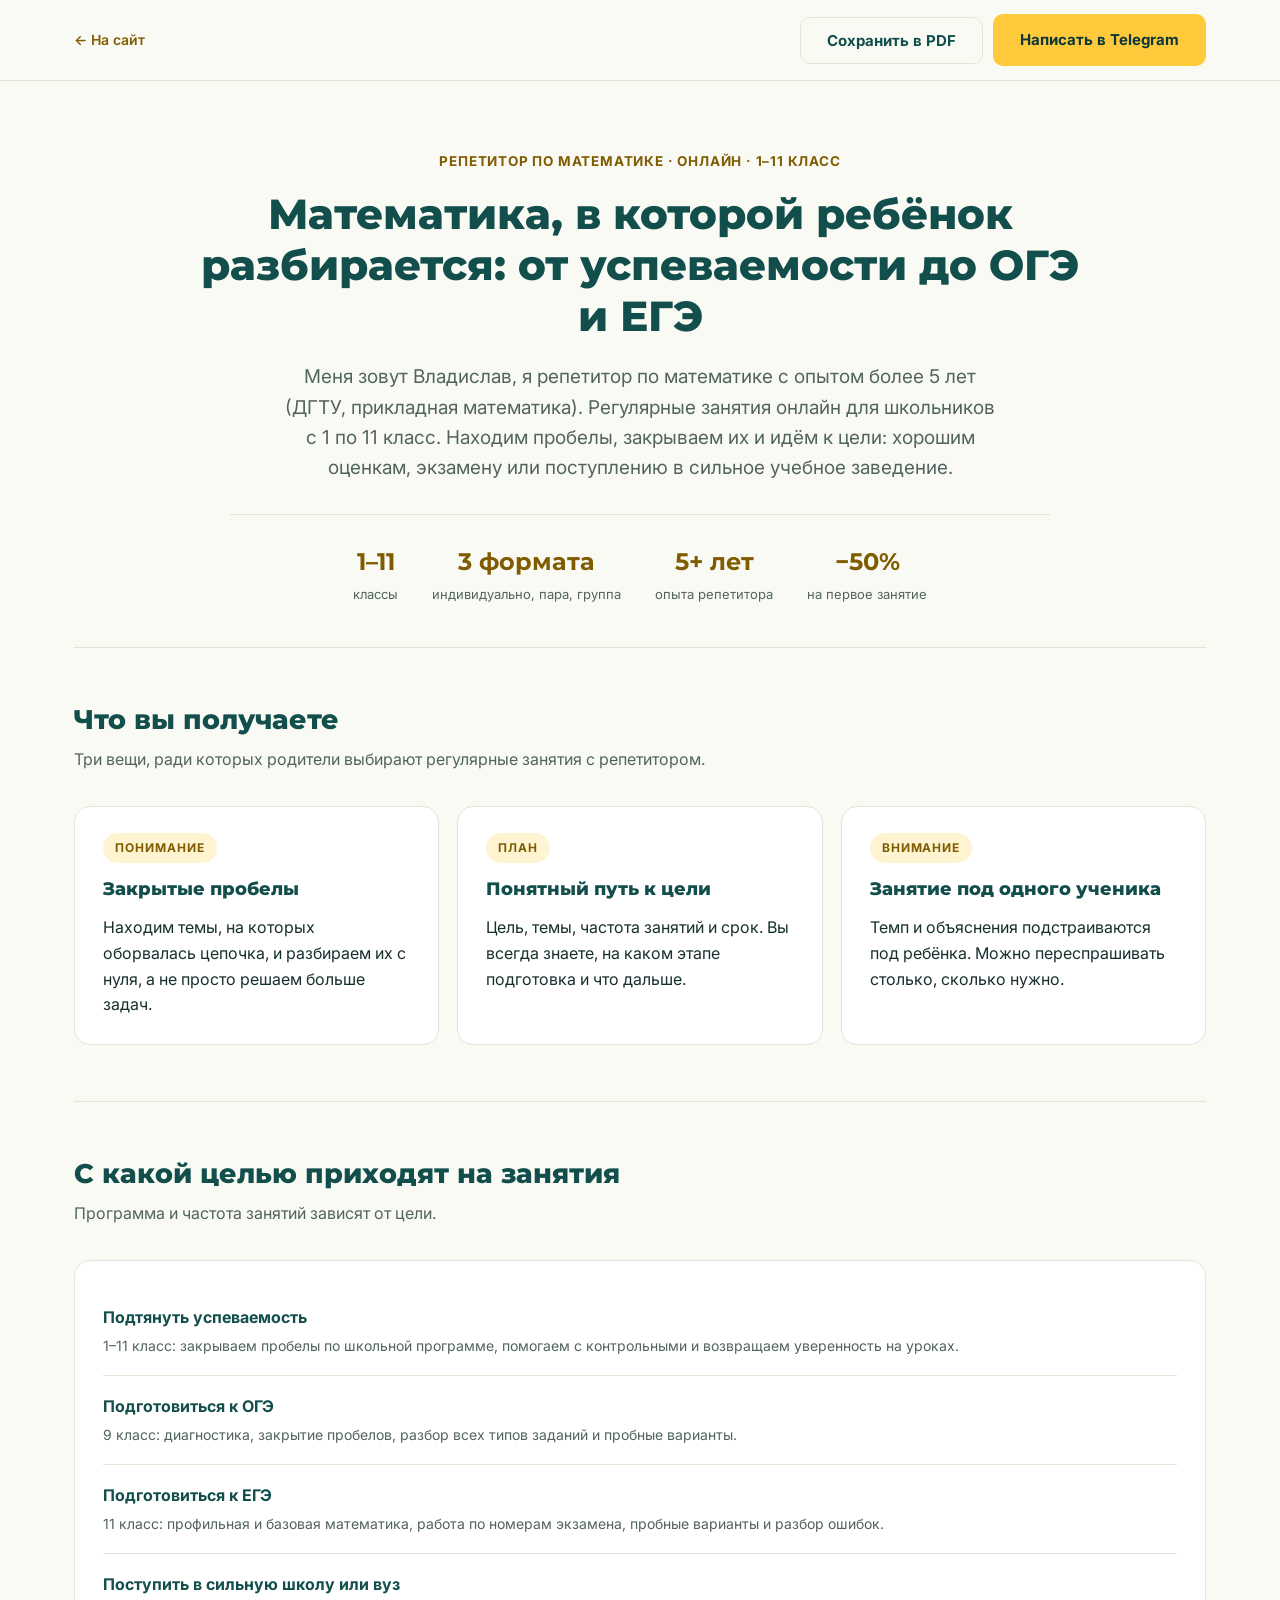
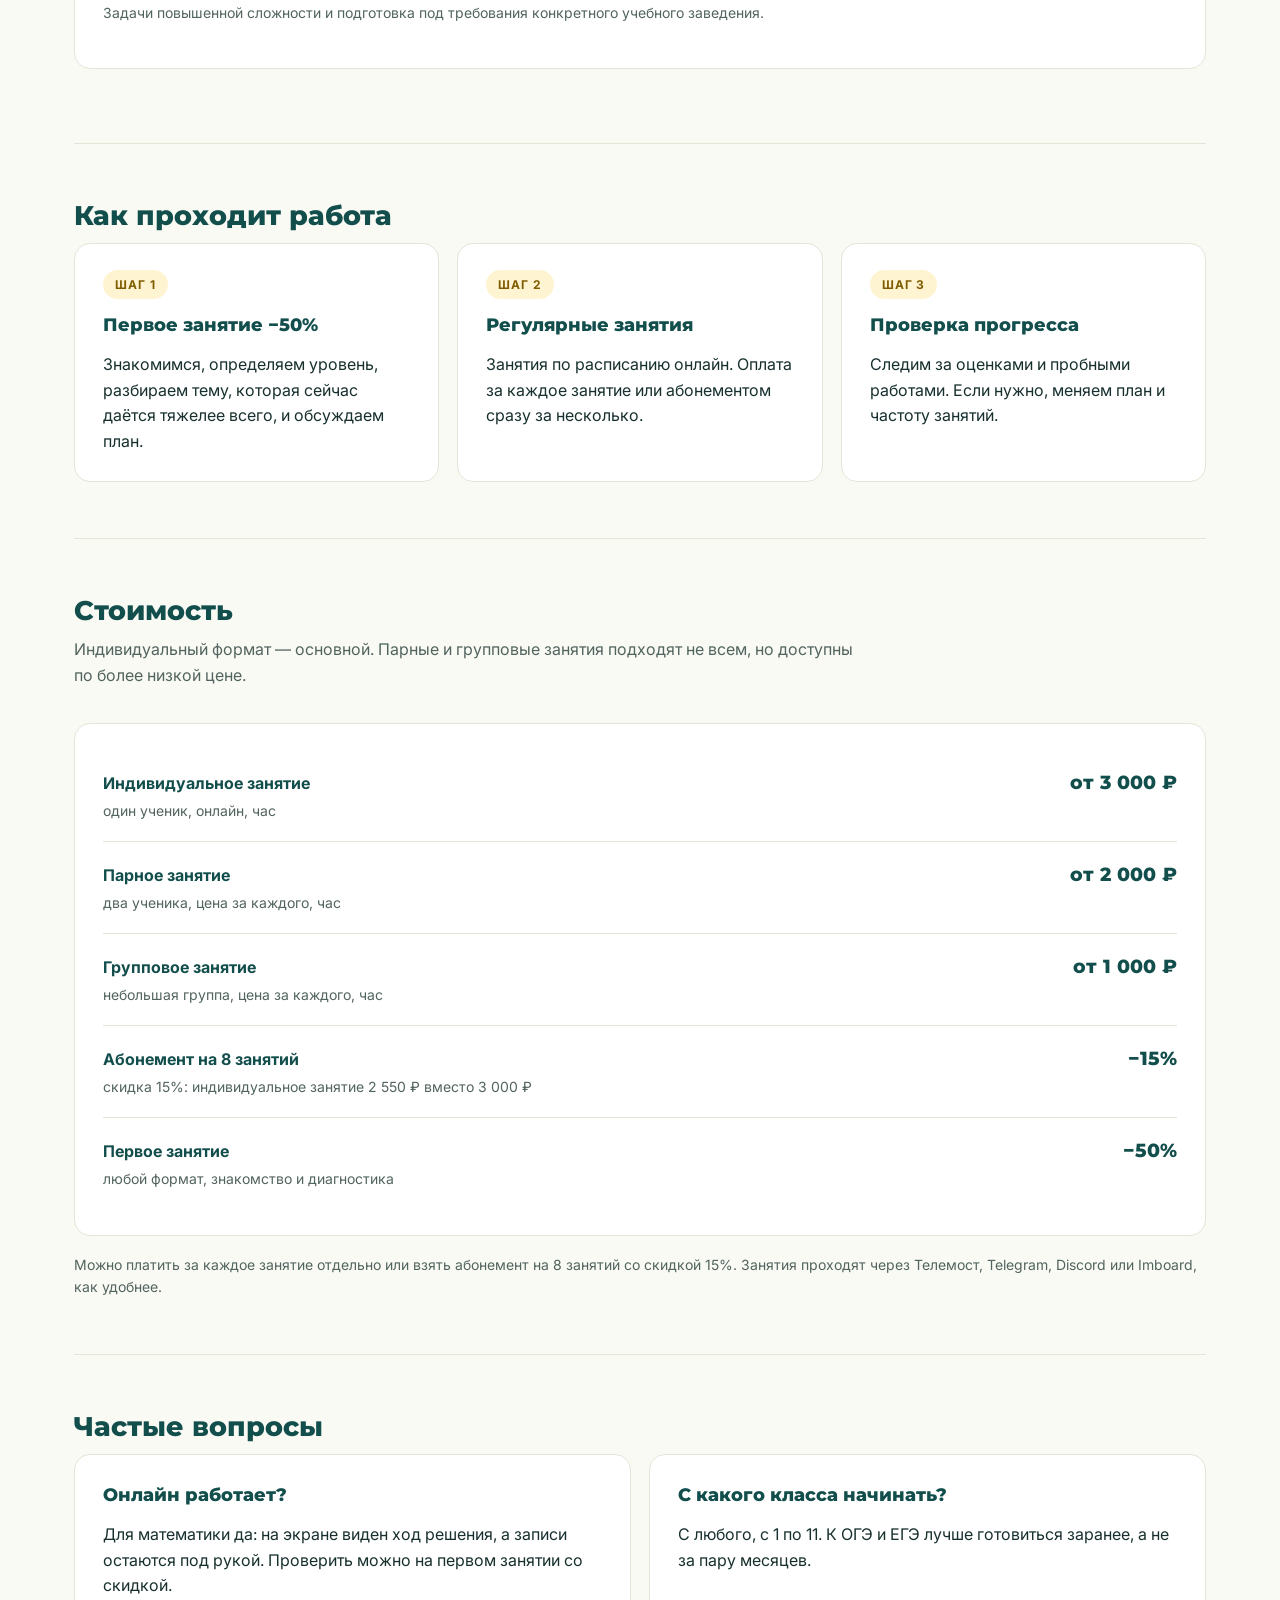
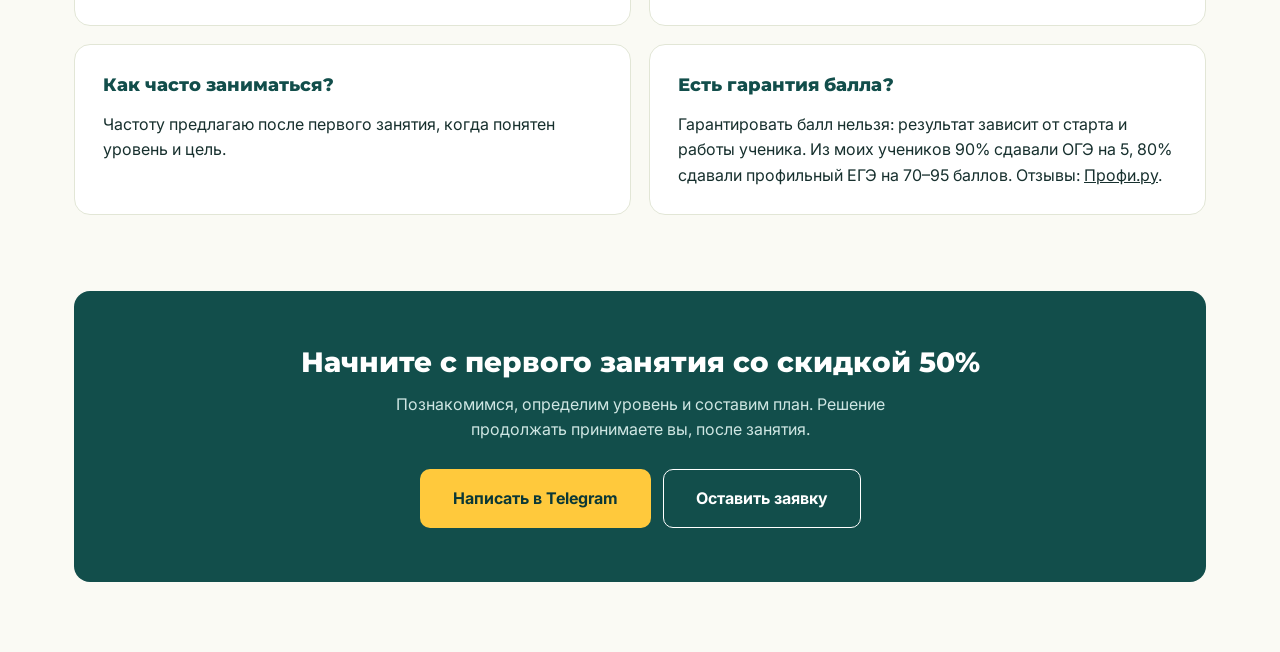
<file: presentation.html>
<!DOCTYPE html>
<html lang="ru">
<head>
<meta charset="UTF-8">
<meta name="viewport" content="width=device-width, initial-scale=1.0">
<title>Репетитор по математике онлайн: 1–11 класс, ОГЭ, ЕГЭ</title>
<meta name="description" content="Занятия по математике онлайн: форматы, цели, подготовка к ОГЭ и ЕГЭ, цены. Первое занятие со скидкой 50%.">
<link rel="preconnect" href="https://fonts.googleapis.com">
<link rel="preconnect" href="https://fonts.gstatic.com" crossorigin>
<link href="https://fonts.googleapis.com/css2?family=Montserrat:wght@600;700;800&family=Inter:wght@400;500;600;700&display=swap" rel="stylesheet">
<link rel="stylesheet" href="styles.css">
<link rel="stylesheet" href="materials.css">
</head>
<body>

<div class="doc-bar">
  <div class="doc-bar__inner">
    <a href="index.html" class="doc-bar__back">← <span>На сайт</span></a>
    <div class="doc-bar__actions">
      <button class="btn btn--ghost" onclick="window.print()">Сохранить в PDF</button>
      <a href="https://t.me/VladuslavChegevaru" target="_blank" rel="noopener" class="btn btn--primary">Написать в Telegram</a>
    </div>
  </div>
</div>

<div class="container">

  <section class="pitch">
    <p class="eyebrow eyebrow--center">Репетитор по математике · онлайн · 1–11 класс</p>
    <h1>Математика, в которой ребёнок разбирается: от успеваемости до ОГЭ и ЕГЭ</h1>
    <p class="pitch__lead">Меня зовут Владислав, я репетитор по математике с опытом более 5 лет (ДГТУ, прикладная математика). Регулярные занятия онлайн для школьников с 1 по 11 класс. Находим пробелы, закрываем их и идём к цели: хорошим оценкам, экзамену или поступлению в сильное учебное заведение.</p>
    <div class="pitch__meta">
      <div><b>1–11</b><span>классы</span></div>
      <div><b>3 формата</b><span>индивидуально, пара, группа</span></div>
      <div><b>5+ лет</b><span>опыта репетитора</span></div>
      <div><b>−50%</b><span>на первое занятие</span></div>
    </div>
  </section>

  <section class="doc-section">
    <h2>Что вы получаете</h2>
    <p class="doc-section__lead">Три вещи, ради которых родители выбирают регулярные занятия с репетитором.</p>
    <div class="grid-3">
      <div class="card">
        <span class="tag">Понимание</span>
        <p class="card__title">Закрытые пробелы</p>
        <p>Находим темы, на которых оборвалась цепочка, и разбираем их с нуля, а не просто решаем больше задач.</p>
      </div>
      <div class="card">
        <span class="tag">План</span>
        <p class="card__title">Понятный путь к цели</p>
        <p>Цель, темы, частота занятий и срок. Вы всегда знаете, на каком этапе подготовка и что дальше.</p>
      </div>
      <div class="card">
        <span class="tag">Внимание</span>
        <p class="card__title">Занятие под одного ученика</p>
        <p>Темп и объяснения подстраиваются под ребёнка. Можно переспрашивать столько, сколько нужно.</p>
      </div>
    </div>
  </section>

  <section class="doc-section">
    <h2>С какой целью приходят на занятия</h2>
    <p class="doc-section__lead">Программа и частота занятий зависят от цели.</p>
    <div class="card">
      <div class="offer"><div><span class="offer__name">Подтянуть успеваемость</span><span class="offer__desc">1–11 класс: закрываем пробелы по школьной программе, помогаем с контрольными и возвращаем уверенность на уроках.</span></div></div>
      <div class="offer"><div><span class="offer__name">Подготовиться к ОГЭ</span><span class="offer__desc">9 класс: диагностика, закрытие пробелов, разбор всех типов заданий и пробные варианты.</span></div></div>
      <div class="offer"><div><span class="offer__name">Подготовиться к ЕГЭ</span><span class="offer__desc">11 класс: профильная и базовая математика, работа по номерам экзамена, пробные варианты и разбор ошибок.</span></div></div>
      <div class="offer"><div><span class="offer__name">Поступить в сильную школу или вуз</span><span class="offer__desc">Задачи повышенной сложности и подготовка под требования конкретного учебного заведения.</span></div></div>
    </div>
  </section>

  <section class="doc-section">
    <h2>Как проходит работа</h2>
    <div class="grid-3">
      <div class="card">
        <span class="tag">Шаг 1</span>
        <p class="card__title">Первое занятие −50%</p>
        <p>Знакомимся, определяем уровень, разбираем тему, которая сейчас даётся тяжелее всего, и обсуждаем план.</p>
      </div>
      <div class="card">
        <span class="tag">Шаг 2</span>
        <p class="card__title">Регулярные занятия</p>
        <p>Занятия по расписанию онлайн. Оплата за каждое занятие или абонементом сразу за несколько.</p>
      </div>
      <div class="card">
        <span class="tag">Шаг 3</span>
        <p class="card__title">Проверка прогресса</p>
        <p>Следим за оценками и пробными работами. Если нужно, меняем план и частоту занятий.</p>
      </div>
    </div>
  </section>

  <section class="doc-section">
    <h2>Стоимость</h2>
    <p class="doc-section__lead">Индивидуальный формат — основной. Парные и групповые занятия подходят не всем, но доступны по более низкой цене.</p>
    <div class="card">
      <div class="offer"><div><span class="offer__name">Индивидуальное занятие</span><span class="offer__desc">один ученик, онлайн, час</span></div><span class="offer__price">от 3 000 ₽</span></div>
      <div class="offer"><div><span class="offer__name">Парное занятие</span><span class="offer__desc">два ученика, цена за каждого, час</span></div><span class="offer__price">от 2 000 ₽</span></div>
      <div class="offer"><div><span class="offer__name">Групповое занятие</span><span class="offer__desc">небольшая группа, цена за каждого, час</span></div><span class="offer__price">от 1 000 ₽</span></div>
      <div class="offer"><div><span class="offer__name">Абонемент на 8 занятий</span><span class="offer__desc">скидка 15%: индивидуальное занятие 2 550 ₽ вместо 3 000 ₽</span></div><span class="offer__price">−15%</span></div>
      <div class="offer"><div><span class="offer__name">Первое занятие</span><span class="offer__desc">любой формат, знакомство и диагностика</span></div><span class="offer__price">−50%</span></div>
    </div>
    <p class="card__note">Можно платить за каждое занятие отдельно или взять абонемент на 8 занятий со скидкой 15%. Занятия проходят через Телемост, Telegram, Discord или Imboard, как удобнее.</p>
  </section>

  <section class="doc-section">
    <h2>Частые вопросы</h2>
    <div class="grid-2">
      <div class="card"><p class="card__title">Онлайн работает?</p><p>Для математики да: на экране виден ход решения, а записи остаются под рукой. Проверить можно на первом занятии со скидкой.</p></div>
      <div class="card"><p class="card__title">С какого класса начинать?</p><p>С любого, с 1 по 11. К ОГЭ и ЕГЭ лучше готовиться заранее, а не за пару месяцев.</p></div>
      <div class="card"><p class="card__title">Как часто заниматься?</p><p>Частоту предлагаю после первого занятия, когда понятен уровень и цель.</p></div>
      <div class="card"><p class="card__title">Есть гарантия балла?</p><p>Гарантировать балл нельзя: результат зависит от старта и работы ученика. Из моих учеников 90% сдавали ОГЭ на 5, 80% сдавали профильный ЕГЭ на 70–95 баллов. Отзывы: <a href="https://profi.ru/profile/ChegaVI/reviews/" target="_blank" rel="noopener" style="text-decoration:underline">Профи.ру</a>.</p></div>
    </div>
  </section>

  <div class="cta-final">
    <h2>Начните с первого занятия со скидкой 50%</h2>
    <p>Познакомимся, определим уровень и составим план. Решение продолжать принимаете вы, после занятия.</p>
    <div class="cta-final__actions">
      <a href="https://t.me/VladuslavChegevaru" target="_blank" rel="noopener" class="btn btn--accent btn--lg">Написать в Telegram</a>
      <a href="index.html#contact" class="btn btn--outline btn--lg" style="color:#fff;border-color:#fff">Оставить заявку</a>
    </div>
  </div>

</div>

</body>
</html>
</file>
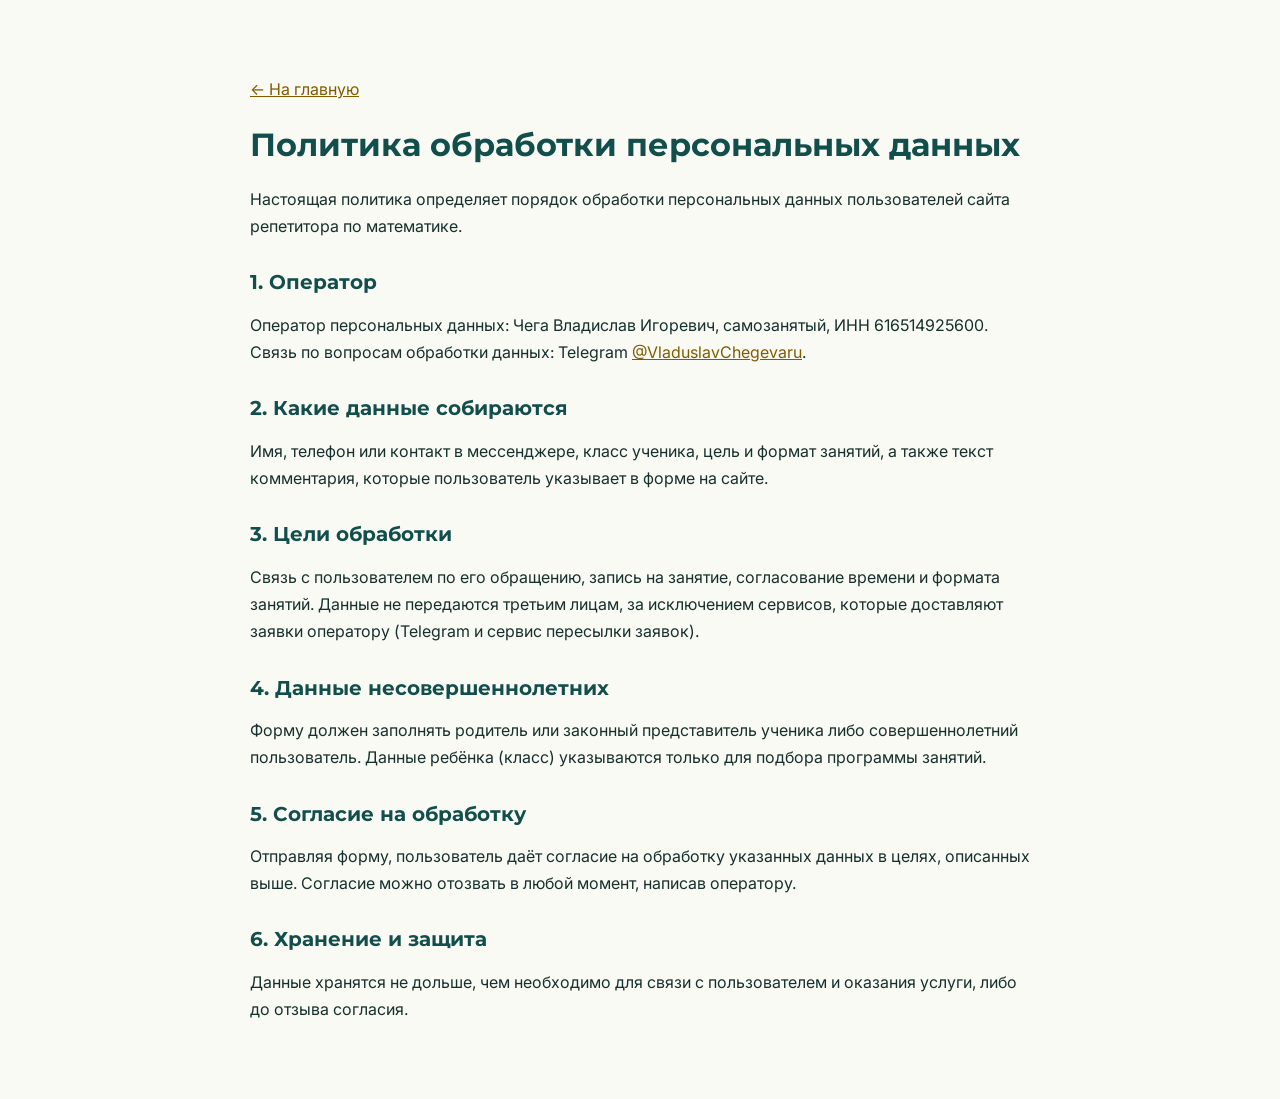
<file: privacy.html>
<!DOCTYPE html>
<html lang="ru">
<head>
<meta charset="UTF-8">
<meta name="viewport" content="width=device-width, initial-scale=1.0">
<title>Политика обработки персональных данных — Репетитор по математике</title>
<link href="https://fonts.googleapis.com/css2?family=Montserrat:wght@700;800&family=Inter:wght@400;500;600;700&display=swap" rel="stylesheet">
<style>
  body{font-family:'Inter',Arial,sans-serif;max-width:780px;margin:0 auto;padding:60px 24px;color:#17302E;line-height:1.7;background:#FAFAF4}
  h1,h2{font-family:'Montserrat',Arial,sans-serif;color:#124E4B;line-height:1.25}
  h2{margin-top:30px;font-size:20px}
  a{color:#7F5C00}
</style>
</head>
<body>
  <p><a href="index.html">← На главную</a></p>
  <h1>Политика обработки персональных данных</h1>
  <p>Настоящая политика определяет порядок обработки персональных данных пользователей сайта репетитора по математике.</p>

  <h2>1. Оператор</h2>
  <p>Оператор персональных данных: Чега Владислав Игоревич, самозанятый, ИНН 616514925600. Связь по вопросам обработки данных: Telegram <a href="https://t.me/VladuslavChegevaru" target="_blank" rel="noopener">@VladuslavChegevaru</a>.</p>

  <h2>2. Какие данные собираются</h2>
  <p>Имя, телефон или контакт в мессенджере, класс ученика, цель и формат занятий, а также текст комментария, которые пользователь указывает в форме на сайте.</p>

  <h2>3. Цели обработки</h2>
  <p>Связь с пользователем по его обращению, запись на занятие, согласование времени и формата занятий. Данные не передаются третьим лицам, за исключением сервисов, которые доставляют заявки оператору (Telegram и сервис пересылки заявок).</p>

  <h2>4. Данные несовершеннолетних</h2>
  <p>Форму должен заполнять родитель или законный представитель ученика либо совершеннолетний пользователь. Данные ребёнка (класс) указываются только для подбора программы занятий.</p>

  <h2>5. Согласие на обработку</h2>
  <p>Отправляя форму, пользователь даёт согласие на обработку указанных данных в целях, описанных выше. Согласие можно отозвать в любой момент, написав оператору.</p>

  <h2>6. Хранение и защита</h2>
  <p>Данные хранятся не дольше, чем необходимо для связи с пользователем и оказания услуги, либо до отзыва согласия.</p>
</body>
</html>
</file>
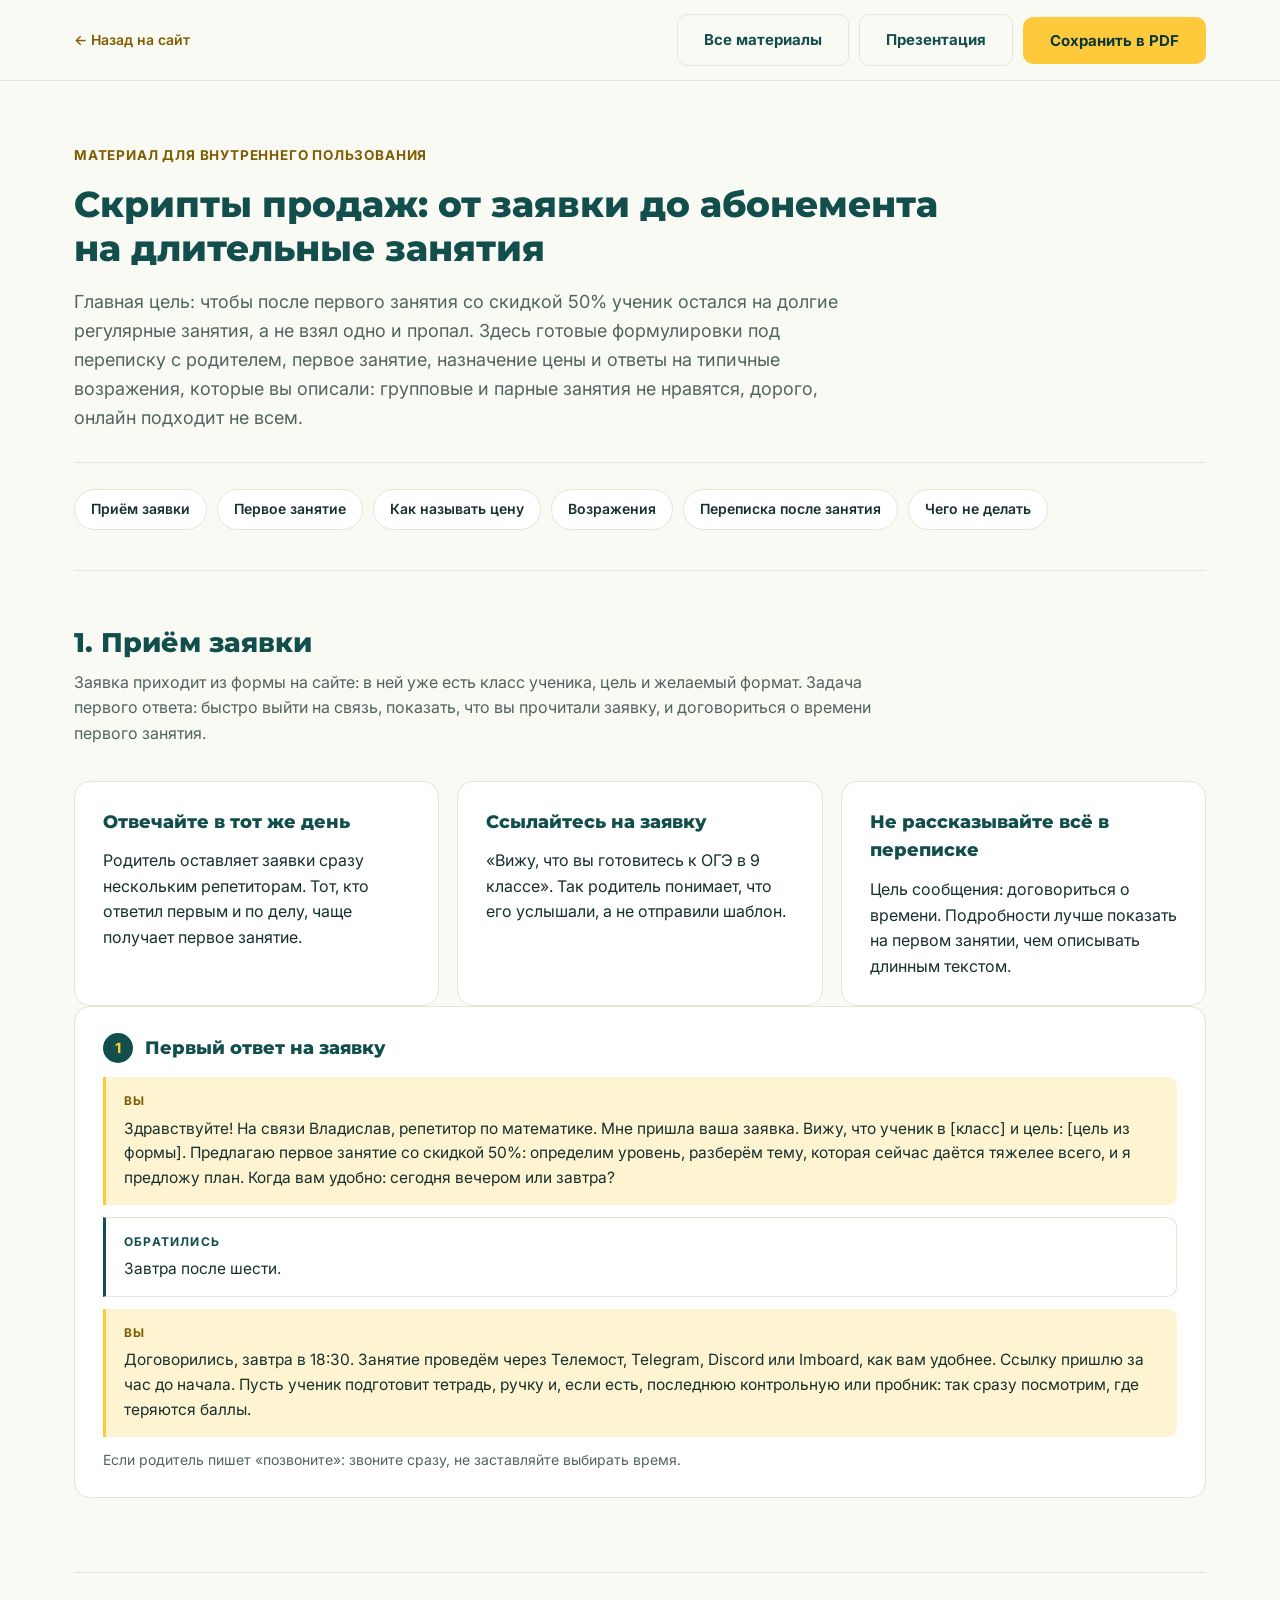
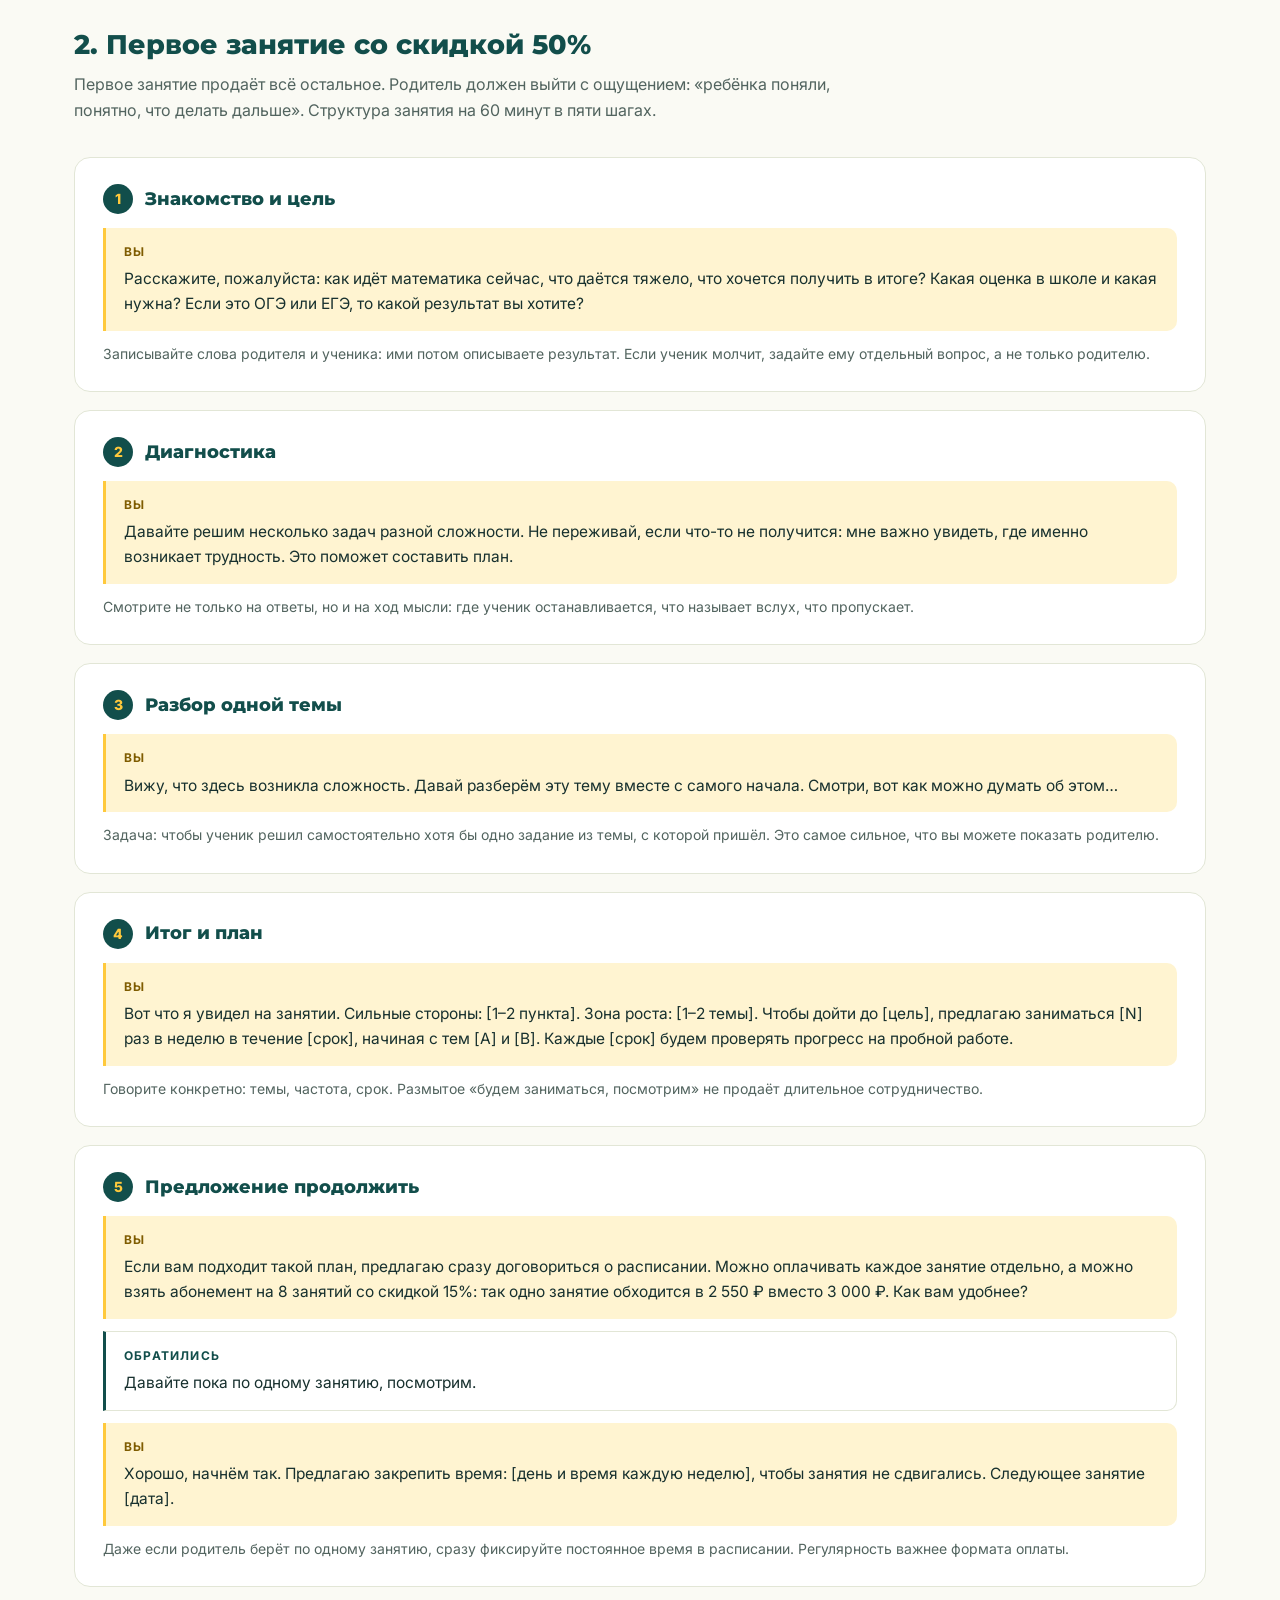
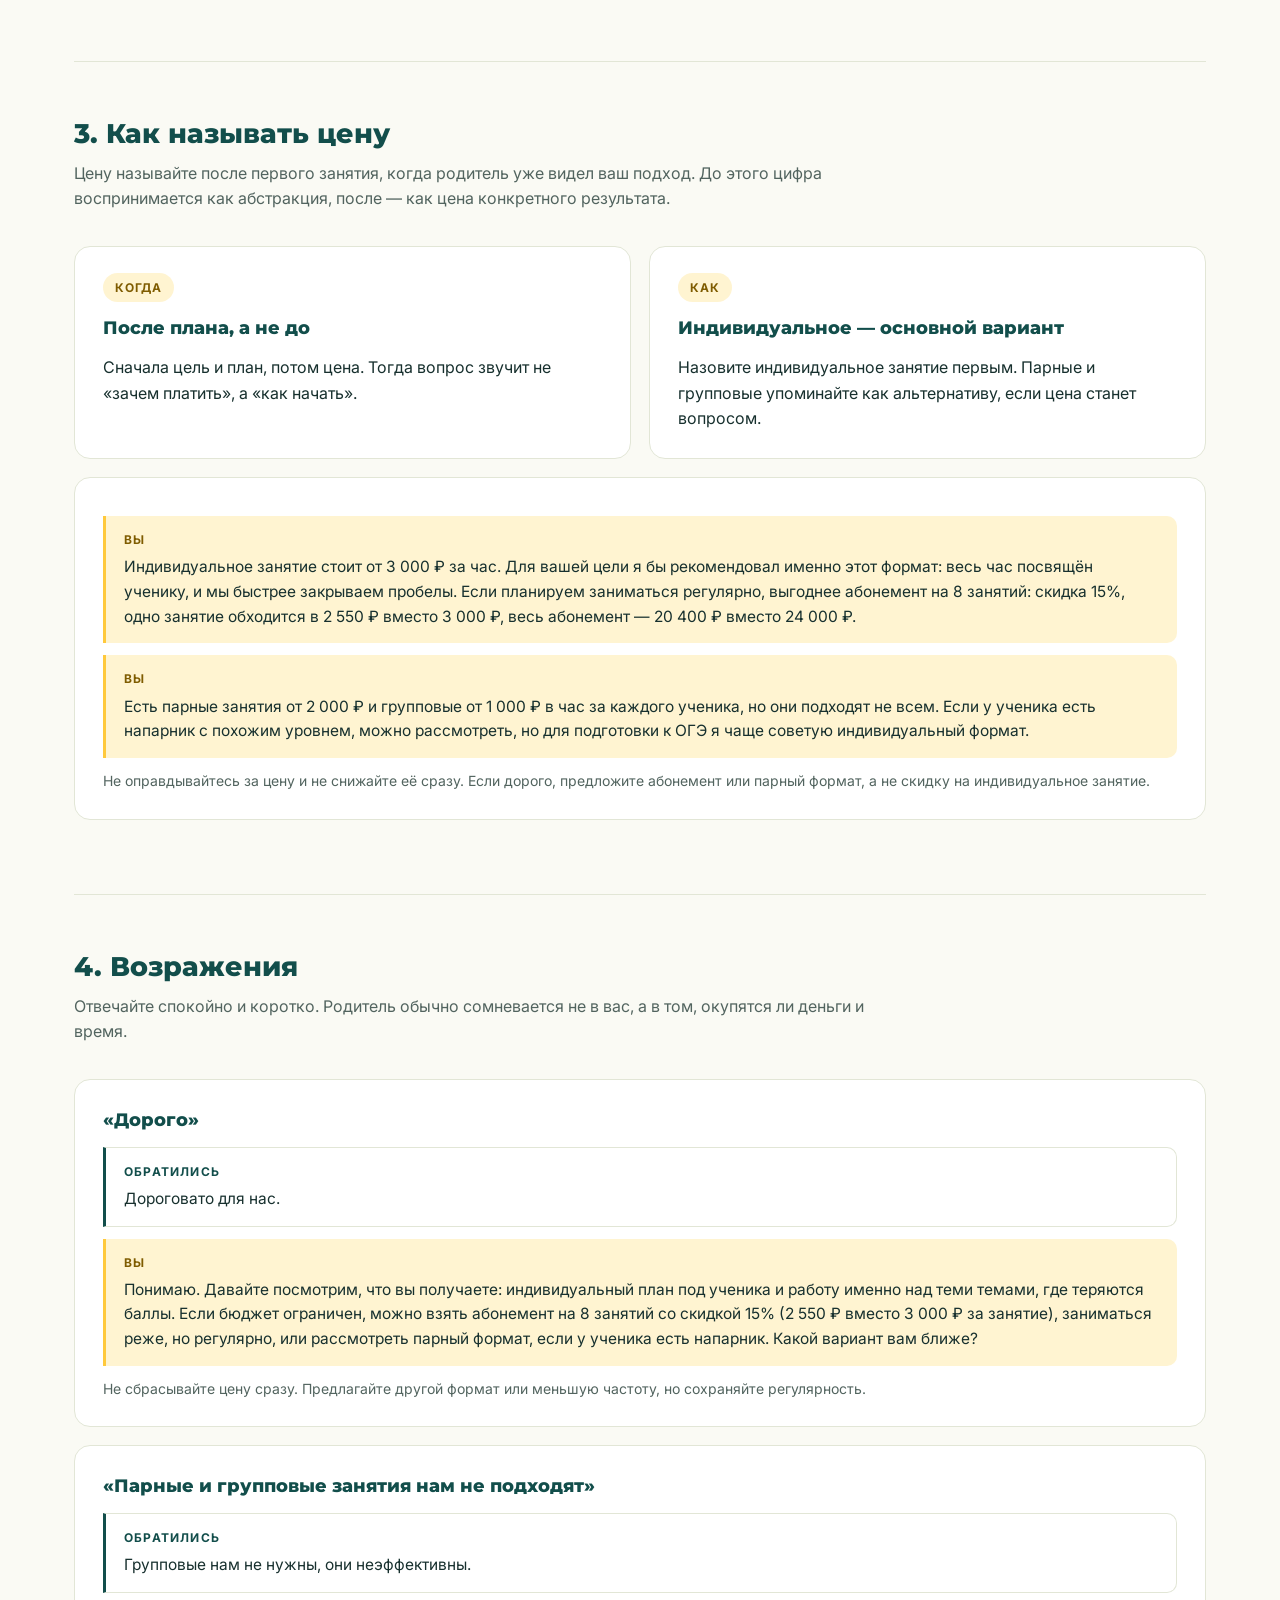
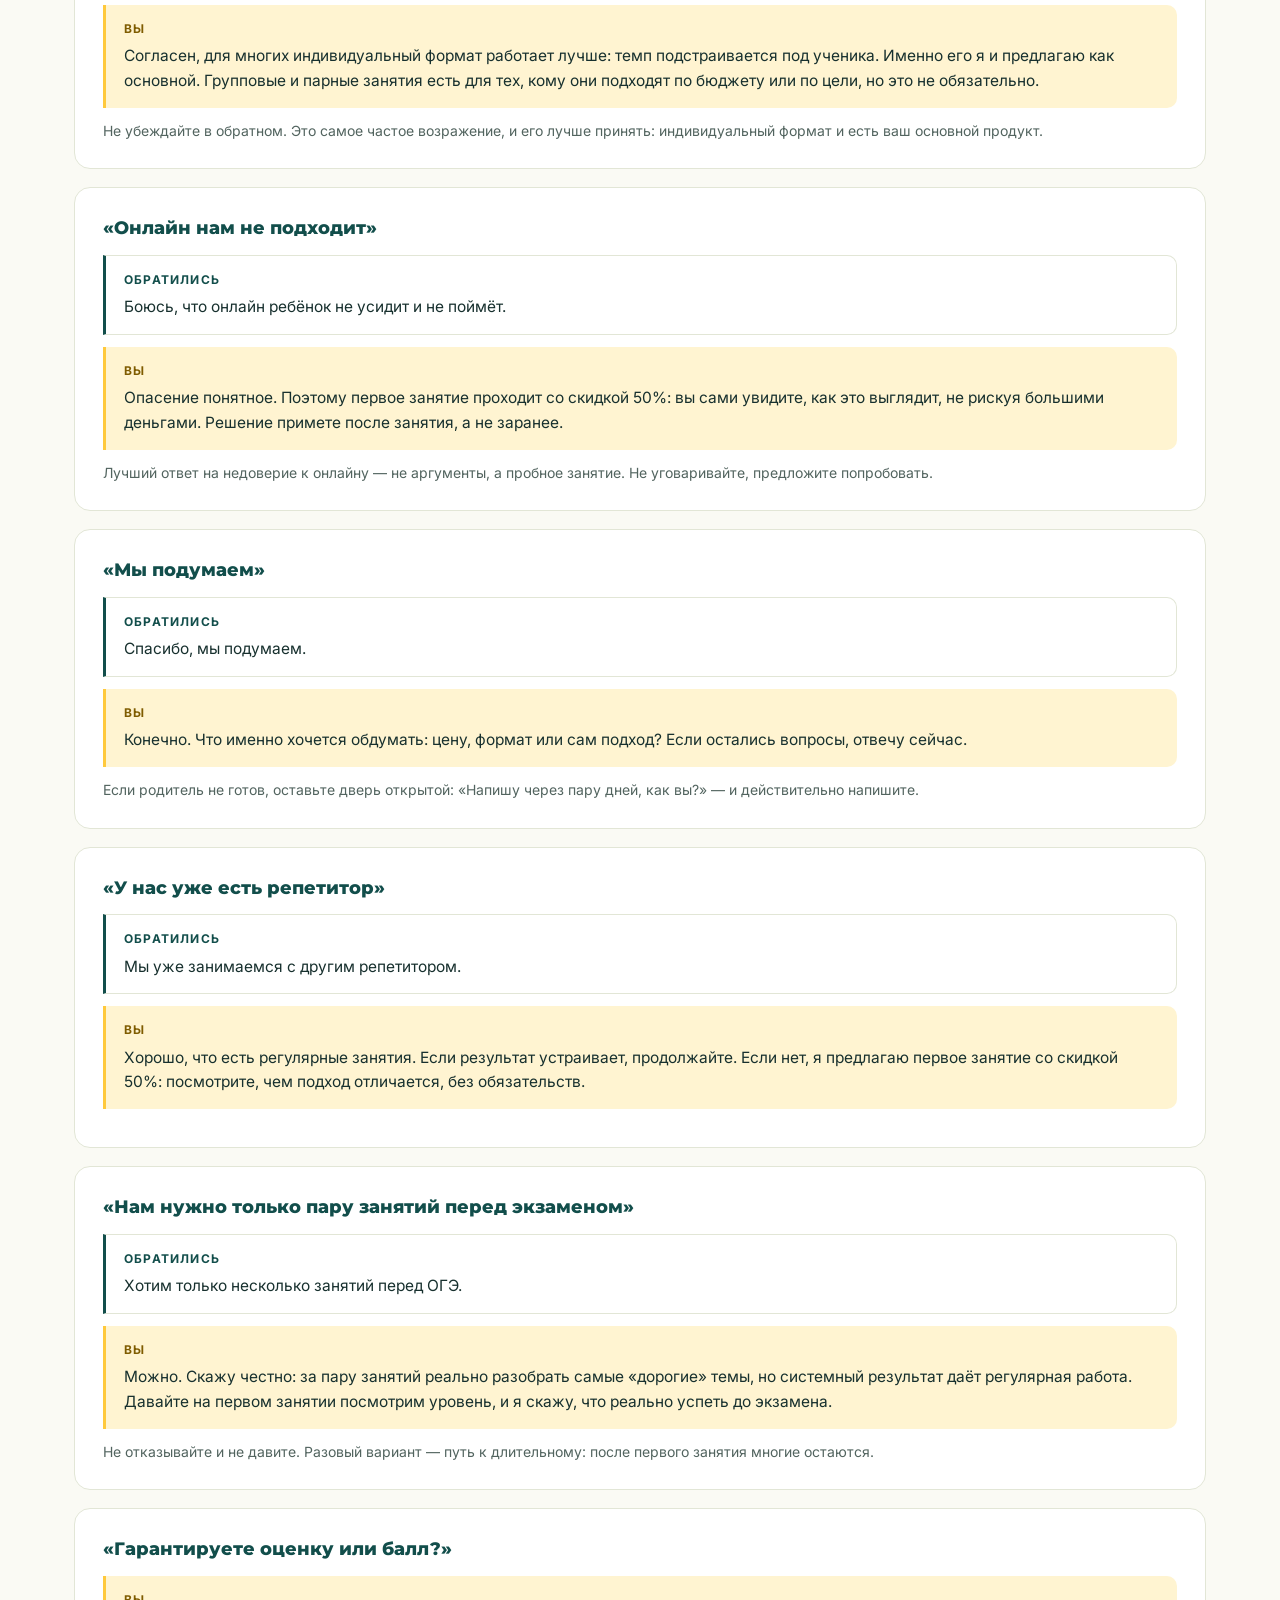
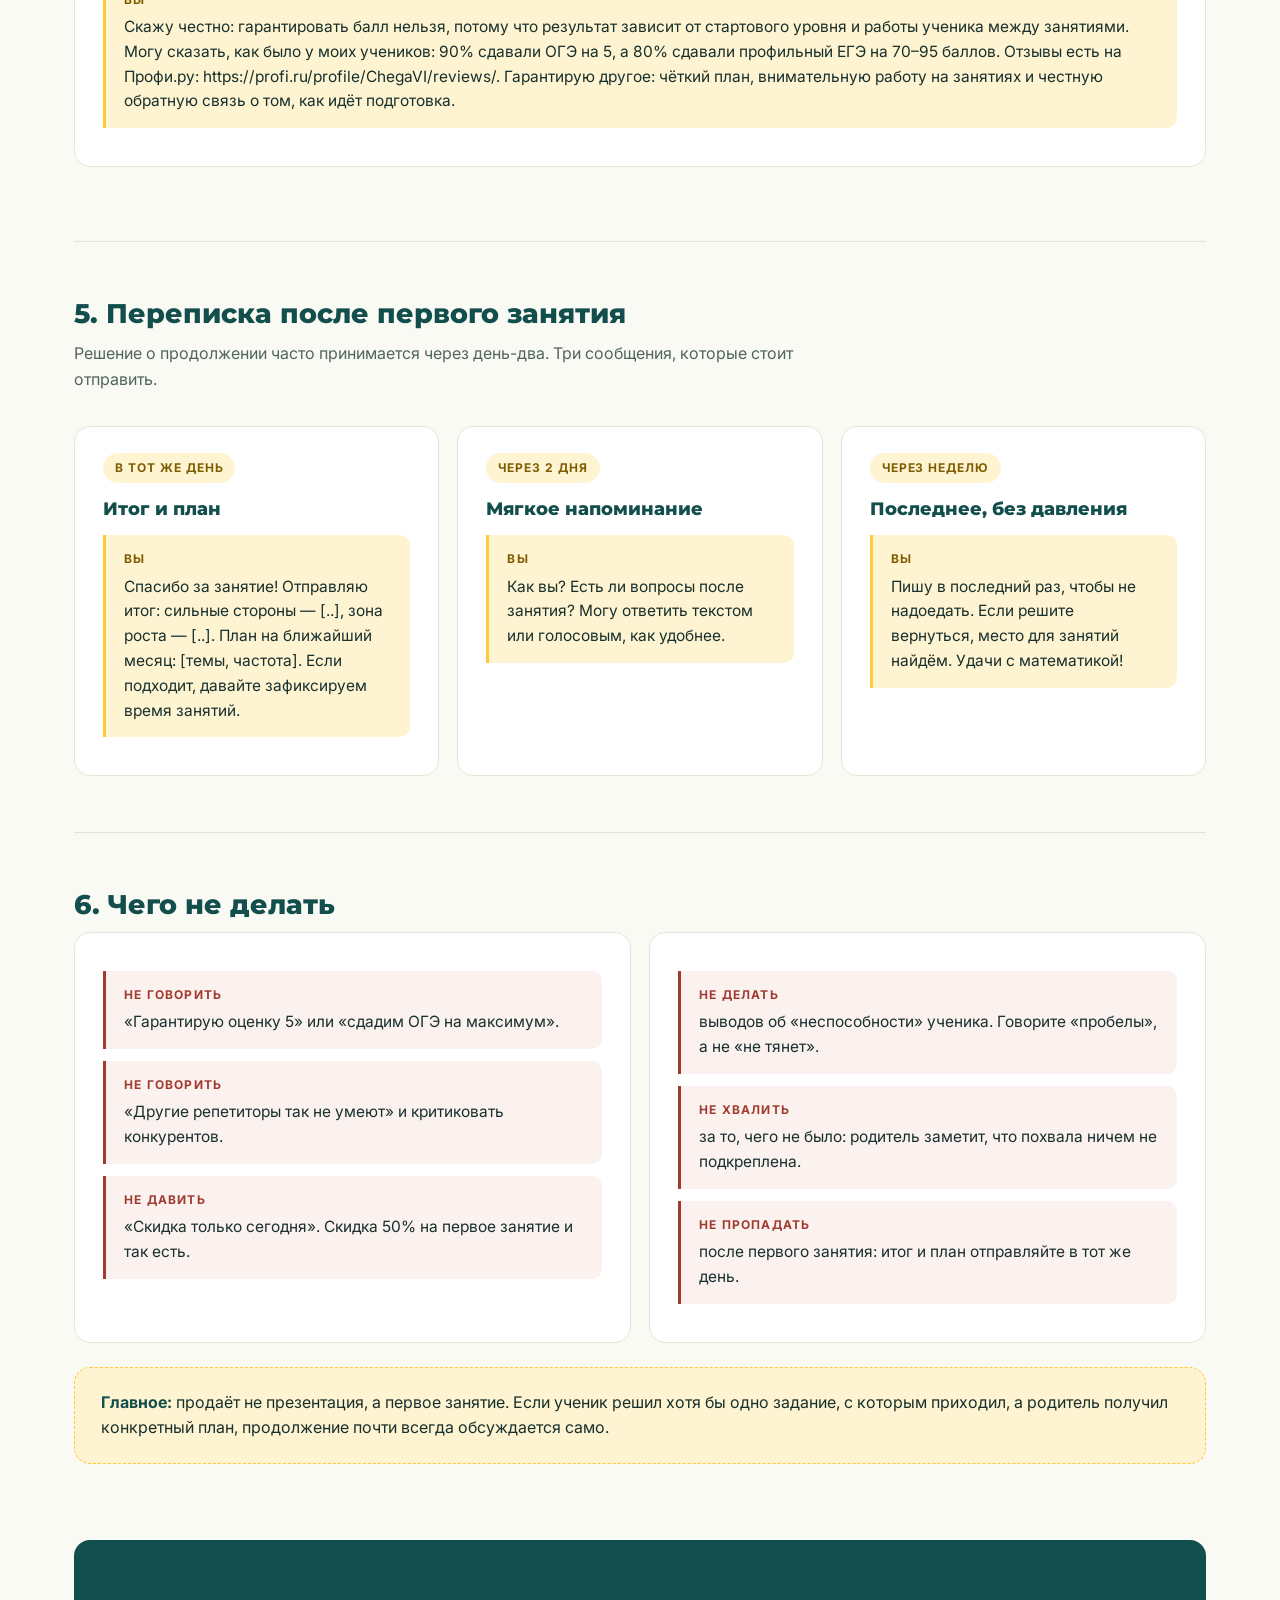
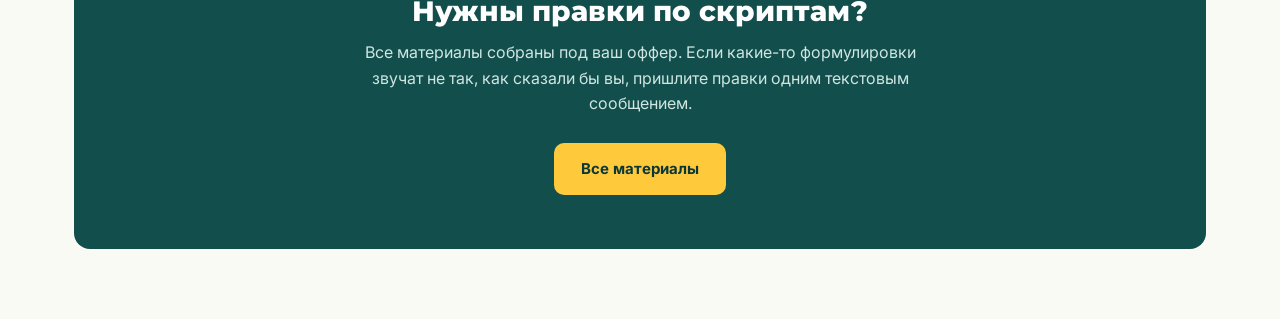
<file: scripts.html>
<!DOCTYPE html>
<html lang="ru">
<head>
<meta charset="UTF-8">
<meta name="viewport" content="width=device-width, initial-scale=1.0">
<title>Скрипты продаж — Репетитор по математике</title>
<meta name="description" content="Что говорить родителям в переписке и на первом занятии со скидкой 50%: цель, цена, абонемент, возражения.">
<meta name="robots" content="noindex">
<link rel="preconnect" href="https://fonts.googleapis.com">
<link rel="preconnect" href="https://fonts.gstatic.com" crossorigin>
<link href="https://fonts.googleapis.com/css2?family=Montserrat:wght@600;700;800&family=Inter:wght@400;500;600;700&display=swap" rel="stylesheet">
<link rel="stylesheet" href="styles.css">
<link rel="stylesheet" href="materials.css">
</head>
<body>

<div class="doc-bar">
  <div class="doc-bar__inner">
    <a href="index.html" class="doc-bar__back">← <span>Назад на сайт</span></a>
    <div class="doc-bar__actions">
      <a href="materials.html" class="btn btn--ghost">Все материалы</a>
      <a href="presentation.html" class="btn btn--ghost">Презентация</a>
      <button class="btn btn--primary" onclick="window.print()">Сохранить в PDF</button>
    </div>
  </div>
</div>

<div class="container">

  <section class="doc-hero">
    <p class="eyebrow">Материал для внутреннего пользования</p>
    <h1>Скрипты продаж: от заявки до абонемента на длительные занятия</h1>
    <p class="doc-hero__lead">Главная цель: чтобы после первого занятия со скидкой 50% ученик остался на долгие регулярные занятия, а не взял одно и пропал. Здесь готовые формулировки под переписку с родителем, первое занятие, назначение цены и ответы на типичные возражения, которые вы описали: групповые и парные занятия не нравятся, дорого, онлайн подходит не всем.</p>
    <nav class="toc">
      <a href="#intake">Приём заявки</a>
      <a href="#trial">Первое занятие</a>
      <a href="#price">Как называть цену</a>
      <a href="#objections">Возражения</a>
      <a href="#chat">Переписка после занятия</a>
      <a href="#stop">Чего не делать</a>
    </nav>
  </section>

  <section class="doc-section" id="intake">
    <h2>1. Приём заявки</h2>
    <p class="doc-section__lead">Заявка приходит из формы на сайте: в ней уже есть класс ученика, цель и желаемый формат. Задача первого ответа: быстро выйти на связь, показать, что вы прочитали заявку, и договориться о времени первого занятия.</p>

    <div class="grid-3">
      <div class="card">
        <p class="card__title">Отвечайте в тот же день</p>
        <p>Родитель оставляет заявки сразу нескольким репетиторам. Тот, кто ответил первым и по делу, чаще получает первое занятие.</p>
      </div>
      <div class="card">
        <p class="card__title">Ссылайтесь на заявку</p>
        <p>«Вижу, что вы готовитесь к ОГЭ в 9 классе». Так родитель понимает, что его услышали, а не отправили шаблон.</p>
      </div>
      <div class="card">
        <p class="card__title">Не рассказывайте всё в переписке</p>
        <p>Цель сообщения: договориться о времени. Подробности лучше показать на первом занятии, чем описывать длинным текстом.</p>
      </div>
    </div>

    <div class="card">
      <div class="card__head"><span class="card__step">1</span><p class="card__title">Первый ответ на заявку</p></div>
      <div class="say">
        <span class="say__who">Вы</span>
        Здравствуйте! На связи Владислав, репетитор по математике. Мне пришла ваша заявка. Вижу, что ученик в [класс] и цель: [цель из формы]. Предлагаю первое занятие со скидкой 50%: определим уровень, разберём тему, которая сейчас даётся тяжелее всего, и я предложу план. Когда вам удобно: сегодня вечером или завтра?
      </div>
      <div class="say say--client">
        <span class="say__who">Обратились</span>
        Завтра после шести.
      </div>
      <div class="say">
        <span class="say__who">Вы</span>
        Договорились, завтра в 18:30. Занятие проведём через Телемост, Telegram, Discord или Imboard, как вам удобнее. Ссылку пришлю за час до начала. Пусть ученик подготовит тетрадь, ручку и, если есть, последнюю контрольную или пробник: так сразу посмотрим, где теряются баллы.
      </div>
      <p class="card__note">Если родитель пишет «позвоните»: звоните сразу, не заставляйте выбирать время.</p>
    </div>
  </section>

  <section class="doc-section" id="trial">
    <h2>2. Первое занятие со скидкой 50%</h2>
    <p class="doc-section__lead">Первое занятие продаёт всё остальное. Родитель должен выйти с ощущением: «ребёнка поняли, понятно, что делать дальше». Структура занятия на 60 минут в пяти шагах.</p>

    <div class="card">
      <div class="card__head"><span class="card__step">1</span><p class="card__title">Знакомство и цель</p></div>
      <div class="say">
        <span class="say__who">Вы</span>
        Расскажите, пожалуйста: как идёт математика сейчас, что даётся тяжело, что хочется получить в итоге? Какая оценка в школе и какая нужна? Если это ОГЭ или ЕГЭ, то какой результат вы хотите?
      </div>
      <p class="card__note">Записывайте слова родителя и ученика: ими потом описываете результат. Если ученик молчит, задайте ему отдельный вопрос, а не только родителю.</p>
    </div>

    <div class="card">
      <div class="card__head"><span class="card__step">2</span><p class="card__title">Диагностика</p></div>
      <div class="say">
        <span class="say__who">Вы</span>
        Давайте решим несколько задач разной сложности. Не переживай, если что-то не получится: мне важно увидеть, где именно возникает трудность. Это поможет составить план.
      </div>
      <p class="card__note">Смотрите не только на ответы, но и на ход мысли: где ученик останавливается, что называет вслух, что пропускает.</p>
    </div>

    <div class="card">
      <div class="card__head"><span class="card__step">3</span><p class="card__title">Разбор одной темы</p></div>
      <div class="say">
        <span class="say__who">Вы</span>
        Вижу, что здесь возникла сложность. Давай разберём эту тему вместе с самого начала. Смотри, вот как можно думать об этом…
      </div>
      <p class="card__note">Задача: чтобы ученик решил самостоятельно хотя бы одно задание из темы, с которой пришёл. Это самое сильное, что вы можете показать родителю.</p>
    </div>

    <div class="card">
      <div class="card__head"><span class="card__step">4</span><p class="card__title">Итог и план</p></div>
      <div class="say">
        <span class="say__who">Вы</span>
        Вот что я увидел на занятии. Сильные стороны: [1–2 пункта]. Зона роста: [1–2 темы]. Чтобы дойти до [цель], предлагаю заниматься [N] раз в неделю в течение [срок], начиная с тем [A] и [B]. Каждые [срок] будем проверять прогресс на пробной работе.
      </div>
      <p class="card__note">Говорите конкретно: темы, частота, срок. Размытое «будем заниматься, посмотрим» не продаёт длительное сотрудничество.</p>
    </div>

    <div class="card">
      <div class="card__head"><span class="card__step">5</span><p class="card__title">Предложение продолжить</p></div>
      <div class="say">
        <span class="say__who">Вы</span>
        Если вам подходит такой план, предлагаю сразу договориться о расписании. Можно оплачивать каждое занятие отдельно, а можно взять абонемент на 8 занятий со скидкой 15%: так одно занятие обходится в 2 550 ₽ вместо 3 000 ₽. Как вам удобнее?
      </div>
      <div class="say say--client">
        <span class="say__who">Обратились</span>
        Давайте пока по одному занятию, посмотрим.
      </div>
      <div class="say">
        <span class="say__who">Вы</span>
        Хорошо, начнём так. Предлагаю закрепить время: [день и время каждую неделю], чтобы занятия не сдвигались. Следующее занятие [дата].
      </div>
      <p class="card__note">Даже если родитель берёт по одному занятию, сразу фиксируйте постоянное время в расписании. Регулярность важнее формата оплаты.</p>
    </div>
  </section>

  <section class="doc-section" id="price">
    <h2>3. Как называть цену</h2>
    <p class="doc-section__lead">Цену называйте после первого занятия, когда родитель уже видел ваш подход. До этого цифра воспринимается как абстракция, после — как цена конкретного результата.</p>

    <div class="grid-2">
      <div class="card">
        <span class="tag">Когда</span>
        <p class="card__title">После плана, а не до</p>
        <p>Сначала цель и план, потом цена. Тогда вопрос звучит не «зачем платить», а «как начать».</p>
      </div>
      <div class="card">
        <span class="tag">Как</span>
        <p class="card__title">Индивидуальное — основной вариант</p>
        <p>Назовите индивидуальное занятие первым. Парные и групповые упоминайте как альтернативу, если цена станет вопросом.</p>
      </div>
    </div>

    <div class="card" style="margin-top:18px">
      <div class="say">
        <span class="say__who">Вы</span>
        Индивидуальное занятие стоит от 3 000 ₽ за час. Для вашей цели я бы рекомендовал именно этот формат: весь час посвящён ученику, и мы быстрее закрываем пробелы. Если планируем заниматься регулярно, выгоднее абонемент на 8 занятий: скидка 15%, одно занятие обходится в 2 550 ₽ вместо 3 000 ₽, весь абонемент — 20 400 ₽ вместо 24 000 ₽.
      </div>
      <div class="say">
        <span class="say__who">Вы</span>
        Есть парные занятия от 2 000 ₽ и групповые от 1 000 ₽ в час за каждого ученика, но они подходят не всем. Если у ученика есть напарник с похожим уровнем, можно рассмотреть, но для подготовки к ОГЭ я чаще советую индивидуальный формат.
      </div>
      <p class="card__note">Не оправдывайтесь за цену и не снижайте её сразу. Если дорого, предложите абонемент или парный формат, а не скидку на индивидуальное занятие.</p>
    </div>
  </section>

  <section class="doc-section" id="objections">
    <h2>4. Возражения</h2>
    <p class="doc-section__lead">Отвечайте спокойно и коротко. Родитель обычно сомневается не в вас, а в том, окупятся ли деньги и время.</p>

    <div class="card">
      <p class="card__title">«Дорого»</p>
      <div class="say say--client"><span class="say__who">Обратились</span>Дороговато для нас.</div>
      <div class="say"><span class="say__who">Вы</span>Понимаю. Давайте посмотрим, что вы получаете: индивидуальный план под ученика и работу именно над теми темами, где теряются баллы. Если бюджет ограничен, можно взять абонемент на 8 занятий со скидкой 15% (2 550 ₽ вместо 3 000 ₽ за занятие), заниматься реже, но регулярно, или рассмотреть парный формат, если у ученика есть напарник. Какой вариант вам ближе?</div>
      <p class="card__note">Не сбрасывайте цену сразу. Предлагайте другой формат или меньшую частоту, но сохраняйте регулярность.</p>
    </div>

    <div class="card">
      <p class="card__title">«Парные и групповые занятия нам не подходят»</p>
      <div class="say say--client"><span class="say__who">Обратились</span>Групповые нам не нужны, они неэффективны.</div>
      <div class="say"><span class="say__who">Вы</span>Согласен, для многих индивидуальный формат работает лучше: темп подстраивается под ученика. Именно его я и предлагаю как основной. Групповые и парные занятия есть для тех, кому они подходят по бюджету или по цели, но это не обязательно.</div>
      <p class="card__note">Не убеждайте в обратном. Это самое частое возражение, и его лучше принять: индивидуальный формат и есть ваш основной продукт.</p>
    </div>

    <div class="card">
      <p class="card__title">«Онлайн нам не подходит»</p>
      <div class="say say--client"><span class="say__who">Обратились</span>Боюсь, что онлайн ребёнок не усидит и не поймёт.</div>
      <div class="say"><span class="say__who">Вы</span>Опасение понятное. Поэтому первое занятие проходит со скидкой 50%: вы сами увидите, как это выглядит, не рискуя большими деньгами. Решение примете после занятия, а не заранее.</div>
      <p class="card__note">Лучший ответ на недоверие к онлайну — не аргументы, а пробное занятие. Не уговаривайте, предложите попробовать.</p>
    </div>

    <div class="card">
      <p class="card__title">«Мы подумаем»</p>
      <div class="say say--client"><span class="say__who">Обратились</span>Спасибо, мы подумаем.</div>
      <div class="say"><span class="say__who">Вы</span>Конечно. Что именно хочется обдумать: цену, формат или сам подход? Если остались вопросы, отвечу сейчас.</div>
      <p class="card__note">Если родитель не готов, оставьте дверь открытой: «Напишу через пару дней, как вы?» — и действительно напишите.</p>
    </div>

    <div class="card">
      <p class="card__title">«У нас уже есть репетитор»</p>
      <div class="say say--client"><span class="say__who">Обратились</span>Мы уже занимаемся с другим репетитором.</div>
      <div class="say"><span class="say__who">Вы</span>Хорошо, что есть регулярные занятия. Если результат устраивает, продолжайте. Если нет, я предлагаю первое занятие со скидкой 50%: посмотрите, чем подход отличается, без обязательств.</div>
    </div>

    <div class="card">
      <p class="card__title">«Нам нужно только пару занятий перед экзаменом»</p>
      <div class="say say--client"><span class="say__who">Обратились</span>Хотим только несколько занятий перед ОГЭ.</div>
      <div class="say"><span class="say__who">Вы</span>Можно. Скажу честно: за пару занятий реально разобрать самые «дорогие» темы, но системный результат даёт регулярная работа. Давайте на первом занятии посмотрим уровень, и я скажу, что реально успеть до экзамена.</div>
      <p class="card__note">Не отказывайте и не давите. Разовый вариант — путь к длительному: после первого занятия многие остаются.</p>
    </div>

    <div class="card">
      <p class="card__title">«Гарантируете оценку или балл?»</p>
      <div class="say"><span class="say__who">Вы</span>Скажу честно: гарантировать балл нельзя, потому что результат зависит от стартового уровня и работы ученика между занятиями. Могу сказать, как было у моих учеников: 90% сдавали ОГЭ на 5, а 80% сдавали профильный ЕГЭ на 70–95 баллов. Отзывы есть на Профи.ру: https://profi.ru/profile/ChegaVI/reviews/. Гарантирую другое: чёткий план, внимательную работу на занятиях и честную обратную связь о том, как идёт подготовка.</div>
    </div>
  </section>

  <section class="doc-section" id="chat">
    <h2>5. Переписка после первого занятия</h2>
    <p class="doc-section__lead">Решение о продолжении часто принимается через день-два. Три сообщения, которые стоит отправить.</p>

    <div class="grid-3">
      <div class="card">
        <span class="tag">В тот же день</span>
        <p class="card__title">Итог и план</p>
        <div class="say"><span class="say__who">Вы</span>Спасибо за занятие! Отправляю итог: сильные стороны — [..], зона роста — [..]. План на ближайший месяц: [темы, частота]. Если подходит, давайте зафиксируем время занятий.</div>
      </div>
      <div class="card">
        <span class="tag">Через 2 дня</span>
        <p class="card__title">Мягкое напоминание</p>
        <div class="say"><span class="say__who">Вы</span>Как вы? Есть ли вопросы после занятия? Могу ответить текстом или голосовым, как удобнее.</div>
      </div>
      <div class="card">
        <span class="tag">Через неделю</span>
        <p class="card__title">Последнее, без давления</p>
        <div class="say"><span class="say__who">Вы</span>Пишу в последний раз, чтобы не надоедать. Если решите вернуться, место для занятий найдём. Удачи с математикой!</div>
      </div>
    </div>
  </section>

  <section class="doc-section" id="stop">
    <h2>6. Чего не делать</h2>
    <div class="grid-2">
      <div class="card">
        <div class="say say--stop"><span class="say__who">Не говорить</span>«Гарантирую оценку 5» или «сдадим ОГЭ на максимум».</div>
        <div class="say say--stop"><span class="say__who">Не говорить</span>«Другие репетиторы так не умеют» и критиковать конкурентов.</div>
        <div class="say say--stop"><span class="say__who">Не давить</span>«Скидка только сегодня». Скидка 50% на первое занятие и так есть.</div>
      </div>
      <div class="card">
        <div class="say say--stop"><span class="say__who">Не делать</span>выводов об «неспособности» ученика. Говорите «пробелы», а не «не тянет».</div>
        <div class="say say--stop"><span class="say__who">Не хвалить</span>за то, чего не было: родитель заметит, что похвала ничем не подкреплена.</div>
        <div class="say say--stop"><span class="say__who">Не пропадать</span>после первого занятия: итог и план отправляйте в тот же день.</div>
      </div>
    </div>
    <div class="tip">
      <strong>Главное:</strong> продаёт не презентация, а первое занятие. Если ученик решил хотя бы одно задание, с которым приходил, а родитель получил конкретный план, продолжение почти всегда обсуждается само.
    </div>
  </section>

  <div class="cta-final">
    <h2>Нужны правки по скриптам?</h2>
    <p>Все материалы собраны под ваш оффер. Если какие-то формулировки звучат не так, как сказали бы вы, пришлите правки одним текстовым сообщением.</p>
    <div class="cta-final__actions"><a href="materials.html" class="btn btn--accent">Все материалы</a></div>
  </div>

</div>

</body>
</html>
</file>
<file: styles.css>
:root{
  --navy:#124E4B;
  --navy-dark:#0B3836;
  --navy-soft:#E3F1EF;
  --gold:#FFC93C;
  --gold-dark:#7F5C00;
  --gold-soft:#FFF4D1;
  --cream:#FAFAF4;
  --paper:#ffffff;
  --ink:#17302E;
  --ink-soft:#52645F;
  --line:#E2E6D6;
  --radius:16px;
  --shadow:0 18px 40px -22px rgba(18,78,75,.38);
}

*{box-sizing:border-box;margin:0;padding:0}
html{scroll-behavior:smooth}
body{
  font-family:'Inter',Arial,sans-serif;
  color:var(--ink);
  background:var(--cream);
  line-height:1.6;
  -webkit-font-smoothing:antialiased;
}
h1,h2,h3{font-family:'Montserrat',Arial,sans-serif;font-weight:800;color:var(--navy);line-height:1.22}
img{max-width:100%;display:block}
a{color:inherit;text-decoration:none}
ul{list-style:none}
.container{max-width:1180px;margin:0 auto;padding:0 24px}

/* BUTTONS */
.btn{display:inline-flex;align-items:center;justify-content:center;gap:8px;padding:13px 26px;border-radius:10px;font-weight:700;font-size:15px;transition:.2s;border:1.5px solid transparent;cursor:pointer;white-space:nowrap;font-family:inherit}
.btn--accent{background:var(--gold);color:var(--navy-dark)}
.btn--accent:hover{background:#FFD866}
.btn--outline{border-color:var(--navy);color:var(--navy)}
.btn--outline:hover{background:var(--navy);color:#fff}
.btn--lg{padding:16px 32px;font-size:16px}
.btn--block{width:100%}

/* HEADER */
.header{position:sticky;top:0;z-index:100;background:rgba(250,250,244,.93);backdrop-filter:blur(10px);border-bottom:1px solid transparent;transition:.2s}
.header.scrolled{border-bottom-color:var(--line);box-shadow:0 4px 16px -8px rgba(18,78,75,.22)}
.header__inner{display:flex;align-items:center;justify-content:space-between;gap:24px;min-width:0;height:80px}
.logo{display:flex;align-items:center;gap:10px;font-family:'Montserrat',sans-serif;font-weight:800;font-size:21px;letter-spacing:.01em;color:var(--navy);flex-shrink:0}
.logo__icon{width:34px;height:34px;flex-shrink:0}
.logo__suffix{color:var(--gold-dark);font-weight:600;font-size:13px;letter-spacing:.02em}
.logo--footer{font-size:22px;color:#fff;margin-bottom:12px}
.nav{display:flex;gap:24px}
.nav a{font-weight:600;font-size:14.5px;color:var(--ink-soft);white-space:nowrap}
.nav a:hover{color:var(--gold-dark)}
.header__actions{display:flex;align-items:center;gap:16px;flex-shrink:0}
.header__phone{font-weight:700;color:var(--navy);white-space:nowrap}
.burger{display:none;flex-direction:column;justify-content:center;gap:5px;width:32px;height:32px;background:none;border:none;cursor:pointer}
.burger span{display:block;height:2px;background:var(--navy);border-radius:2px;transition:.2s}

/* HERO (клетчатая тетрадь) */
.hero{padding:64px 0 80px;background-image:linear-gradient(rgba(18,78,75,.06) 1px,transparent 1px),linear-gradient(90deg,rgba(18,78,75,.06) 1px,transparent 1px);background-size:34px 34px}
.hero__grid{display:grid;grid-template-columns:1.15fr .85fr;gap:56px;align-items:center}
.eyebrow{color:var(--gold-dark);font-weight:700;font-size:13.5px;letter-spacing:.06em;text-transform:uppercase;margin-bottom:16px}
.hero h1{font-size:40px;margin-bottom:20px}
.hero h1 em{font-style:normal;background:linear-gradient(transparent 62%,var(--gold) 62%);padding:0 2px}
.hero__lead{font-size:18px;color:var(--ink-soft);margin-bottom:32px;max-width:580px}
.hero__cta{display:flex;gap:14px;flex-wrap:wrap;margin-bottom:44px}
.hero__stats{display:flex;gap:36px;flex-wrap:wrap;align-items:flex-start}
.stat__num{display:block;font-family:'Montserrat',sans-serif;font-size:30px;font-weight:800;color:var(--navy)}
.stat__label{font-size:13.5px;color:var(--ink-soft)}
.hero__card{background:var(--paper);border:1px solid var(--line);border-top:4px solid var(--gold);border-radius:var(--radius);padding:32px;box-shadow:var(--shadow)}
.hero__badge{display:inline-block;background:var(--gold);color:var(--navy-dark);font-weight:800;font-size:12px;letter-spacing:.06em;text-transform:uppercase;border-radius:999px;padding:5px 12px;margin-bottom:14px}
.hero__card-title{font-family:'Montserrat',sans-serif;font-weight:800;font-size:18px;color:var(--navy);margin-bottom:18px}
.hero__card-list{margin-bottom:24px}
.hero__card-list li{position:relative;padding-left:28px;margin-bottom:12px;font-size:15px;color:var(--ink-soft)}
.hero__card-list li::before{content:"";position:absolute;left:0;top:5px;width:16px;height:16px;border-radius:50%;background:var(--gold);opacity:.4}
.hero__card-list li::after{content:"✓";position:absolute;left:3px;top:1px;color:var(--gold-dark);font-weight:800;font-size:13px}

/* SECTIONS */
.section{padding:76px 0}
.section-head{display:flex;align-items:baseline;gap:14px;margin-bottom:16px}
.section-head__num{font-family:'Montserrat',sans-serif;font-size:15px;color:var(--gold-dark);font-weight:800}
.section-head__title{font-family:'Montserrat',sans-serif;font-size:30px;font-weight:800;color:var(--navy);line-height:1.2}
.section-lead{color:var(--ink-soft);font-size:16.5px;max-width:680px;margin-bottom:44px}

/* ADVANTAGES */
.adv__grid{display:grid;grid-template-columns:repeat(3,1fr);gap:24px}
.adv__item{background:var(--paper);border:1px solid var(--line);border-radius:var(--radius);padding:28px}
.adv__icon{width:46px;height:46px;border-radius:12px;background:var(--gold-soft);color:var(--gold-dark);display:flex;align-items:center;justify-content:center;margin-bottom:18px}
.adv__icon svg{width:23px;height:23px}
.adv__item h3{font-size:17px;margin-bottom:8px}
.adv__item p{color:var(--ink-soft);font-size:14.5px}

/* GOALS (цели занятий) */
.goals{background:var(--paper)}
.goals__grid{display:grid;grid-template-columns:repeat(2,1fr);gap:22px}
.goal{border:1px solid var(--line);border-radius:var(--radius);padding:28px;background:var(--cream);display:flex;flex-direction:column}
.goal__icon{width:46px;height:46px;border-radius:12px;background:var(--navy);color:var(--gold);display:flex;align-items:center;justify-content:center;margin-bottom:16px}
.goal__icon svg{width:23px;height:23px}
.goal h3{font-size:18px;margin-bottom:10px}
.goal p{color:var(--ink-soft);font-size:14.5px;margin-bottom:12px}
.goal ul li{position:relative;padding-left:22px;margin-bottom:8px;font-size:14.5px;color:var(--ink)}
.goal ul li::before{content:"";position:absolute;left:2px;top:9px;width:8px;height:8px;border-radius:50%;background:var(--gold)}

/* WHY */
.why__box{display:grid;grid-template-columns:1.1fr .9fr;gap:40px;align-items:center;background:var(--navy);border-radius:22px;padding:48px}
.why__box h2{color:#fff;font-size:28px;margin-bottom:14px}
.why__box p{color:#CFE6E3;margin-bottom:12px;font-size:15.5px}
.why__quote{background:rgba(255,255,255,.07);border-left:3px solid var(--gold);border-radius:0 12px 12px 0;padding:22px 24px;color:#fff;font-size:17px;font-family:'Montserrat',sans-serif;font-weight:600;line-height:1.5}
.why__quote small{display:block;margin-top:10px;font-family:'Inter',sans-serif;font-weight:400;font-size:13px;color:#A9CFCB}

/* OGE ROADMAP */
.oge{background:var(--paper)}
.oge__grid{display:grid;grid-template-columns:repeat(4,1fr);gap:20px}
.oge__item{border:1px solid var(--line);border-radius:var(--radius);padding:24px;background:var(--cream)}
.oge__item b{display:inline-block;font-family:'Montserrat',sans-serif;font-size:12px;font-weight:800;letter-spacing:.06em;text-transform:uppercase;color:var(--navy-dark);background:var(--gold);border-radius:999px;padding:4px 11px;margin-bottom:12px}
.oge__item h3{font-size:16.5px;margin-bottom:8px}
.oge__item p{color:var(--ink-soft);font-size:14px}

/* STEPS */
.steps__grid{display:grid;grid-template-columns:repeat(5,1fr);gap:20px}
.step{text-align:center}
.step__num{display:flex;align-items:center;justify-content:center;width:48px;height:48px;border-radius:50%;background:var(--navy);color:var(--gold);font-family:'Montserrat',sans-serif;font-weight:800;margin:0 auto 16px;font-size:18px}
.step h3{font-size:15.5px;margin-bottom:6px}
.step p{color:var(--ink-soft);font-size:13.5px}

/* PRICES */
.prices{background:var(--paper)}
.prices__table{max-width:820px;border:1px solid var(--line);border-radius:var(--radius);overflow:hidden;background:var(--cream)}
.price-row{display:grid;grid-template-columns:1.3fr 1fr 1fr;gap:12px;align-items:center;padding:18px 26px;border-bottom:1px solid var(--line)}
.price-row:last-child{border-bottom:none}
.price-row--head{background:var(--navy);color:#CFE6E3;font-size:12.5px;font-weight:700;letter-spacing:.06em;text-transform:uppercase;padding:14px 26px}
.price-row__name{font-weight:700;color:var(--navy)}
.price-row__name small{display:block;font-weight:400;font-size:13px;color:var(--ink-soft);margin-top:2px}
.price-row__each{color:var(--ink-soft);font-size:14.5px}
.price-row__sum{font-family:'Montserrat',sans-serif;font-weight:800;font-size:20px;color:var(--navy);text-align:right}
.price-row--hit{background:var(--gold-soft)}
.price-row--hit .price-row__name::after{content:"Основной формат";margin-left:10px;font-size:11px;font-weight:800;letter-spacing:.06em;text-transform:uppercase;background:var(--gold);color:var(--navy-dark);padding:3px 9px;border-radius:999px}
.prices__notes{max-width:820px;margin-top:22px;display:grid;gap:10px}
.prices__notes p{font-size:14.5px;color:var(--ink-soft)}
.prices__notes b{color:var(--navy)}
.promo{max-width:820px;margin-top:26px;display:flex;align-items:center;gap:20px;flex-wrap:wrap;justify-content:space-between;background:var(--navy);color:#CFE6E3;border-radius:var(--radius);padding:24px 28px}
.promo b{display:block;font-family:'Montserrat',sans-serif;font-size:20px;color:#fff;margin-bottom:4px}
.promo span{font-size:14.5px}

/* ABOUT */
.about__grid{display:grid;grid-template-columns:.8fr 1.2fr;gap:44px;align-items:center}
.about__mark{background:var(--navy);border-radius:22px;padding:36px;display:flex;align-items:center;justify-content:center;min-height:260px}
.about__mark svg{width:160px;height:160px}
.about__text p{color:var(--ink-soft);margin-bottom:14px;font-size:16px}
.about__list{margin-top:6px}
.about__list li{position:relative;padding-left:24px;margin-bottom:8px;font-size:15px}
.about__list li::before{content:"";position:absolute;left:2px;top:9px;width:8px;height:8px;border-radius:50%;background:var(--gold)}

/* FAQ */
.faq__list{max-width:820px}
.faq__item{border-bottom:1px solid var(--line);padding:20px 0}
.faq__item summary{cursor:pointer;font-weight:700;font-size:16px;color:var(--navy);list-style:none;display:flex;justify-content:space-between;align-items:center}
.faq__item summary::-webkit-details-marker{display:none}
.faq__item summary::after{content:"+";font-size:22px;color:var(--gold-dark);flex-shrink:0;margin-left:16px}
.faq__item[open] summary::after{content:"–"}
.faq__item p{color:var(--ink-soft);margin-top:12px;font-size:14.5px}

/* FORM */
.form-section__grid{display:grid;grid-template-columns:1.05fr .95fr;gap:40px}
.form{background:var(--paper);border:1px solid var(--line);border-radius:var(--radius);padding:40px;box-shadow:var(--shadow)}
.form h2{font-size:25px;margin-bottom:10px}
.form__lead{color:var(--ink-soft);margin-bottom:26px}
.form__row{margin-bottom:18px}
.form__row label{display:block;font-weight:700;font-size:14px;margin-bottom:6px;color:var(--navy)}
.form__row input[type=text],.form__row input[type=tel],.form__row select,.form__row textarea{width:100%;padding:13px 16px;border:1.5px solid var(--line);border-radius:10px;font-family:inherit;font-size:15px;background:var(--cream);resize:vertical;color:var(--ink)}
.form__row input:focus,.form__row textarea:focus,.form__row select:focus{outline:none;border-color:var(--navy)}
.consent{display:flex;gap:10px;align-items:flex-start;font-size:13px;color:var(--ink-soft);margin-bottom:12px;line-height:1.5}
.consent input{margin-top:3px;accent-color:var(--navy);flex-shrink:0;width:17px;height:17px}
.consent a{color:var(--gold-dark);text-decoration:underline}
.form__hint{margin-top:14px;font-size:12.5px;color:var(--ink-soft);text-align:center}

/* CONTACT CARD */
.coverage{background:var(--navy);color:#CFE6E3;border-radius:var(--radius);padding:36px;display:flex;flex-direction:column;justify-content:center;min-height:340px}
.coverage__title{font-family:'Montserrat',sans-serif;font-weight:800;font-size:20px;color:#fff;margin-bottom:20px}
.coverage__list li{position:relative;padding-left:24px;margin-bottom:14px;font-size:15px;color:#CFE6E3}
.coverage__list li::before{content:"";position:absolute;left:2px;top:9px;width:8px;height:8px;border-radius:50%;background:var(--gold)}
.coverage__contact{margin-top:22px;padding-top:22px;border-top:1px solid rgba(255,255,255,.15);display:flex;flex-direction:column;gap:8px}
.coverage__contact span{font-size:13px;color:#8FC2BD}
.coverage__contact a{font-weight:700;color:var(--gold)}
.coverage__contact a:hover{color:#fff}

/* FOOTER */
.footer{background:var(--navy-dark);color:#CFE6E3;padding:64px 0 24px}
.footer__grid{display:grid;grid-template-columns:1.4fr 1fr 1fr 1fr;gap:32px;padding-bottom:40px;border-bottom:1px solid rgba(255,255,255,.12)}
.footer__col a,.footer__col p{display:block;color:#CFE6E3;font-size:14.5px;margin-bottom:10px}
.footer__col a:hover{color:#fff}
.footer__title{color:var(--gold);font-weight:700;margin-bottom:14px;font-size:15px}
.footer__bottom{display:flex;justify-content:space-between;align-items:center;padding-top:24px;font-size:13.5px;color:#8FC2BD;flex-wrap:wrap;gap:10px}
.footer__bottom a:hover{color:#fff}

/* FAB */
.fab{position:fixed;bottom:26px;right:26px;width:56px;height:56px;border-radius:50%;background:var(--gold);color:var(--navy-dark);display:flex;align-items:center;justify-content:center;box-shadow:0 10px 30px -8px rgba(255,201,60,.8);z-index:90;transition:.2s}
.fab:hover{transform:translateY(-3px)}
.fab svg{width:26px;height:26px}

/* REVEAL */
.reveal{opacity:0;transform:translateY(18px);transition:opacity .6s ease,transform .6s ease}
.reveal.is-visible{opacity:1;transform:none}

/* BREAKPOINTS */
@media (max-width:1360px){
  .logo__suffix{display:none}
}
@media (max-width:1180px){
  .nav{gap:16px}
  .nav a{font-size:13.5px}
}
@media (max-width:1100px){
  .nav{display:none}
  .burger{display:flex}
  .nav.is-open{display:flex;position:absolute;top:80px;left:0;right:0;background:var(--paper);flex-direction:column;padding:20px 24px;gap:16px;border-bottom:1px solid var(--line);box-shadow:var(--shadow)}
  .burger.is-open span:nth-child(1){transform:translateY(7px) rotate(45deg)}
  .burger.is-open span:nth-child(2){opacity:0}
  .burger.is-open span:nth-child(3){transform:translateY(-7px) rotate(-45deg)}
}
@media (max-width:900px){
  .hero__grid{grid-template-columns:1fr}
  .hero h1{font-size:32px}
  .adv__grid{grid-template-columns:1fr}
  .goals__grid{grid-template-columns:1fr}
  .oge__grid{grid-template-columns:repeat(2,1fr)}
  .why__box{grid-template-columns:1fr;padding:32px 26px}
  .steps__grid{grid-template-columns:repeat(2,1fr)}
  .about__grid{grid-template-columns:1fr}
  .form-section__grid{grid-template-columns:1fr}
  .coverage{min-height:auto}
  .footer__grid{grid-template-columns:1fr 1fr}
  .price-row{grid-template-columns:1fr auto;padding:16px 20px}
  .price-row--head{display:none}
  .price-row__each{grid-column:1;font-size:13.5px}
  .price-row__sum{grid-column:2;grid-row:1}
}
@media (max-width:560px){
  .container{padding:0 16px}
  .header__inner{gap:10px}
  .header__actions{gap:10px}
  .header__actions .btn{padding:9px 13px;font-size:13.5px}
  .logo{font-size:18px;gap:8px}
  .logo__icon{width:28px;height:28px}
  .header__phone{display:none}
  .oge__grid{grid-template-columns:1fr}
  .steps__grid{grid-template-columns:1fr}
  .hero__stats{gap:24px}
  .footer__grid{grid-template-columns:1fr}
  .form{padding:28px 22px}
  .section-head__title{font-size:25px}
}
@media (max-width:380px){
  .logo__suffix{display:none}
}
</file>
<file: blog/blog.css>
/* Стили блога. Цвета берутся из палитры сайта: install.mjs прописывает --b-* в blog.config.json (theme). */
:root { --b-bg: #fff; --b-surface: #fff; --b-ink: #18181b; --b-text: #2b2b30; --b-soft: #6b6b73; --b-line: #e5e5e5; --b-accent: #2563eb; --b-accent-soft: #eef3ff; --b-radius: 16px; }
.blog { padding: 112px 0 72px; background: var(--b-bg); color: var(--b-text); }
.blog > section, .blog > article { width: 100%; max-width: 1160px; margin: 0 auto; padding: 0 20px; }
.b-crumbs { display: flex; gap: 8px; flex-wrap: wrap; font-size: 14px; color: var(--b-soft); margin-bottom: 22px; }
.b-crumbs a { color: var(--b-soft); text-decoration: none; }
.b-crumbs a:hover { color: var(--b-accent); }
.b-meta { display: flex; flex-wrap: wrap; align-items: center; gap: 6px 14px; font-size: 14px; color: var(--b-soft); }
.b-chip { display: inline-block; padding: 3px 12px; border-radius: 999px; background: var(--b-accent-soft); color: var(--b-accent); font-weight: 600; font-size: 13px; }
.b-head h1 { font-family: var(--ff-head, inherit); color: var(--b-ink); font-size: clamp(28px, 4.4vw, 46px); line-height: 1.15; margin: 14px 0 16px; letter-spacing: -0.01em; }
.b-lead { font-size: 19px; line-height: 1.55; color: var(--b-soft); max-width: 720px; }
.b-author { margin-top: 14px; font-size: 14px; color: var(--b-soft); }

/* Статья */
.b-article { max-width: 780px !important; }
.b-cover { margin: 28px 0 8px; border-radius: var(--b-radius); overflow: hidden; }
.b-cover img { display: block; width: 100%; height: auto; }
.b-toc { margin: 28px 0; padding: 20px 24px; border: 1px solid var(--b-line); border-radius: var(--b-radius); background: var(--b-surface); }
.b-toc ol { list-style: none; margin: 10px 0 0; padding: 0; }
.b-toc li + li { margin-top: 6px; }
.b-toc a { color: var(--b-text); text-decoration: none; }
.b-toc a:hover { color: var(--b-accent); }
.b-content { font-size: 18px; line-height: 1.75; margin-top: 28px; }
.b-content h2 { font-family: var(--ff-head, inherit); color: var(--b-ink); font-size: clamp(24px, 3vw, 31px); line-height: 1.25; margin: 2em 0 .6em; scroll-margin-top: 100px; }
.b-content h3 { font-family: var(--ff-head, inherit); color: var(--b-ink); font-size: 22px; margin: 1.6em 0 .5em; scroll-margin-top: 100px; }
.b-content p { margin: 0 0 1.1em; }
.b-content ul, .b-content ol { margin: 0 0 1.2em; padding-left: 1.4em; }
.b-content ul { list-style: disc; }
.b-content ol { list-style: decimal; }
.b-content li + li { margin-top: 8px; }
.b-content li::marker { color: var(--b-accent); }
.b-content a { color: var(--b-accent); text-decoration: underline; text-underline-offset: 3px; }
.b-content img { max-width: 100%; height: auto; border-radius: 12px; margin: 8px 0; }
.b-content hr { border: 0; border-top: 1px solid var(--b-line); margin: 2em 0; }
.b-content blockquote { margin: 1.4em 0; padding: 16px 22px; border-left: 4px solid var(--b-accent); background: var(--b-accent-soft); border-radius: 0 12px 12px 0; }
.b-content blockquote p:last-child { margin-bottom: 0; }
.b-content code { background: var(--b-accent-soft); padding: 2px 6px; border-radius: 6px; font-size: .92em; }
.b-content pre { overflow-x: auto; padding: 16px; border-radius: 12px; background: var(--b-accent-soft); margin: 0 0 1.2em; }
.b-table { overflow-x: auto; margin: 1.4em 0; border: 1px solid var(--b-line); border-radius: 12px; }
.b-table table { width: 100%; border-collapse: collapse; font-size: 16px; line-height: 1.5; }
.b-table th, .b-table td { padding: 12px 16px; text-align: left; border-bottom: 1px solid var(--b-line); vertical-align: top; }
.b-table th { background: var(--b-accent-soft); color: var(--b-ink); font-weight: 600; white-space: nowrap; }
.b-table tr:last-child td { border-bottom: 0; }

.b-faq { margin-top: 44px; }
.b-faq h2 { font-family: var(--ff-head, inherit); color: var(--b-ink); font-size: 28px; margin-bottom: 16px; }
.b-faq details { border: 1px solid var(--b-line); border-radius: 12px; background: var(--b-surface); margin-bottom: 10px; padding: 0 20px; }
.b-faq summary { cursor: pointer; padding: 16px 0; font-weight: 600; color: var(--b-ink); list-style: none; display: flex; justify-content: space-between; gap: 16px; }
.b-faq summary::-webkit-details-marker { display: none; }
.b-faq summary::after { content: '+'; color: var(--b-accent); font-size: 22px; line-height: 1; }
.b-faq details[open] summary::after { content: '−'; }
.b-faq details p { padding: 0 0 18px; color: var(--b-text); line-height: 1.65; }
.b-disclaimer { margin-top: 32px; font-size: 14px; line-height: 1.55; color: var(--b-soft); padding-top: 16px; border-top: 1px solid var(--b-line); }
.b-cta { margin-top: 40px; padding: 32px; border-radius: var(--b-radius); background: var(--b-accent-soft); border: 1px solid var(--b-line); text-align: left; }
.b-cta h2 { font-family: var(--ff-head, inherit); color: var(--b-ink); font-size: 26px; margin-bottom: 8px; }
.b-cta p { margin-bottom: 18px; color: var(--b-text); max-width: 560px; }
.b-cta__btn { display: inline-flex; }
.b-preview { margin: 0 0 22px; padding: 12px 16px; border-radius: 12px; background: #fff4d6; color: #6b4e00; font-size: 14px; border: 1px solid #f0d98a; }

/* Карточки */
.b-grid { display: grid; grid-template-columns: repeat(3, 1fr); gap: 24px; margin-top: 32px; }
.b-card { display: flex; flex-direction: column; background: var(--b-surface); border: 1px solid var(--b-line); border-radius: var(--b-radius); overflow: hidden; transition: transform .2s, box-shadow .2s; }
.b-card:hover { transform: translateY(-3px); box-shadow: 0 16px 36px rgba(20, 20, 30, .09); }
.b-card__img { display: block; aspect-ratio: 16 / 10; overflow: hidden; background: var(--b-accent-soft); }
.b-card__img img { width: 100%; height: 100%; object-fit: cover; display: block; }
.b-card__body { display: flex; flex-direction: column; gap: 10px; padding: 22px; flex: 1; }
.b-card h3 { font-family: var(--ff-head, inherit); font-size: 20px; line-height: 1.3; margin: 0; }
.b-card h3 a { color: var(--b-ink); text-decoration: none; }
.b-card h3 a:hover { color: var(--b-accent); }
.b-card p { color: var(--b-soft); font-size: 15px; line-height: 1.55; margin: 0; }
.b-more { margin-top: auto; padding-top: 6px; color: var(--b-accent); font-weight: 600; text-decoration: none; }
.b-more::after { content: ' →'; }
.b-related { margin-top: 72px !important; }
.b-related h2, .b-home h2 { font-family: var(--ff-head, inherit); color: var(--b-ink); font-size: clamp(26px, 3.4vw, 36px); }
.b-empty { margin-top: 32px; color: var(--b-soft); }

/* Блок на главной */
.b-home { padding: 88px 0; background: var(--b-bg); }
.b-home .container { max-width: 1160px; margin: 0 auto; padding: 0 20px; }
.b-home__head { display: flex; justify-content: space-between; align-items: flex-end; gap: 16px; flex-wrap: wrap; }
.b-home .b-more { margin-top: 0; }

@media (max-width: 960px) { .b-grid { grid-template-columns: repeat(2, 1fr); } }
@media (max-width: 640px) {
  .blog { padding: 92px 0 48px; }
  .b-grid { grid-template-columns: 1fr; gap: 18px; }
  .b-content { font-size: 17px; }
  .b-lead { font-size: 17px; }
  .b-cta { padding: 24px 20px; }
  .b-home { padding: 56px 0; }
}

/* тема сайта */
:root{--b-ink:var(--ink);--b-soft:var(--navy-soft);--b-line:var(--line)}
</file>
<file: materials.css>
/* Стили для материалов: скрипты продаж, презентация, аутрич */

.doc-bar {
  position: sticky;
  top: 0;
  z-index: 50;
  background: rgba(250, 250, 244, 0.94);
  backdrop-filter: blur(10px);
  border-bottom: 1px solid var(--line);
}
.doc-bar__inner {
  display: flex;
  align-items: center;
  justify-content: space-between;
  gap: 16px;
  padding: 14px 24px;
  max-width: 1180px;
  margin: 0 auto;
}
.doc-bar__back { font-weight: 600; font-size: 14px; color: var(--gold-dark); }
.doc-bar__back:hover { color: var(--navy); }
.doc-bar__actions { display: flex; gap: 10px; align-items: center; }

.doc-hero { padding: 64px 0 40px; }
.doc-hero h1 { font-size: 36px; max-width: 880px; margin-bottom: 18px; }
.doc-hero__lead { font-size: 18px; color: var(--ink-soft); max-width: 780px; }

.toc {
  display: flex;
  flex-wrap: wrap;
  gap: 10px;
  margin-top: 30px;
  padding-top: 26px;
  border-top: 1px solid var(--line);
}
.toc a {
  font-size: 14px;
  font-weight: 600;
  padding: 8px 16px;
  border-radius: 999px;
  background: var(--paper);
  border: 1px solid var(--line);
  transition: all 0.2s ease;
}
.toc a:hover { border-color: var(--gold); color: var(--gold-dark); }

.doc-section { padding: 56px 0; border-top: 1px solid var(--line); }
.doc-section:first-of-type { border-top: none; }
.doc-section h2 { font-size: 27px; margin-bottom: 10px; }
.doc-section__lead { color: var(--ink-soft); max-width: 800px; margin-bottom: 34px; }

.card {
  background: var(--paper);
  border: 1px solid var(--line);
  border-radius: var(--radius);
  padding: 26px 28px;
  margin-bottom: 18px;
}
.card__title {
  font-family: 'Montserrat', sans-serif;
  font-size: 18px;
  font-weight: 800;
  margin-bottom: 12px;
  color: var(--navy);
}
.card__note { font-size: 14px; color: var(--ink-soft); margin-top: 12px; }
.card p + p { margin-top: 10px; }

.card__step {
  display: inline-flex;
  align-items: center;
  justify-content: center;
  width: 30px;
  height: 30px;
  border-radius: 50%;
  background: var(--navy);
  color: var(--gold);
  font-size: 14px;
  font-weight: 800;
  font-family: 'Inter', Arial, sans-serif;
  margin-right: 12px;
  flex: none;
}
.card__head { display: flex; align-items: center; margin-bottom: 14px; }
.card__head .card__title { margin-bottom: 0; }

.say {
  border-left: 3px solid var(--gold);
  background: var(--gold-soft);
  border-radius: 0 10px 10px 0;
  padding: 14px 18px;
  margin: 12px 0;
  font-size: 15.5px;
}
.say + .say { margin-top: 10px; }
.say__who {
  display: block;
  font-size: 12px;
  font-weight: 700;
  letter-spacing: 0.1em;
  text-transform: uppercase;
  color: var(--gold-dark);
  margin-bottom: 6px;
}
.say--client {
  background: var(--paper);
  border: 1px solid var(--line);
  border-left: 3px solid var(--navy);
}
.say--client .say__who { color: var(--navy); }
.say--stop {
  border-left-color: #a13b30;
  background: #fbf1ef;
}
.say--stop .say__who { color: #a13b30; }

.ul { margin: 12px 0 0 20px; }
.ul li { margin-bottom: 8px; }
.ul li::marker { color: var(--gold-dark); }

.grid-2 { display: grid; grid-template-columns: repeat(2, 1fr); gap: 18px; }
.grid-2 .card { margin-bottom: 0; }
.grid-3 { display: grid; grid-template-columns: repeat(3, 1fr); gap: 18px; }
.grid-3 .card { margin-bottom: 0; }

.tag {
  display: inline-block;
  font-size: 12px;
  font-weight: 700;
  letter-spacing: 0.08em;
  text-transform: uppercase;
  color: var(--gold-dark);
  background: var(--gold-soft);
  border-radius: 999px;
  padding: 5px 12px;
  margin-bottom: 12px;
}

.tip {
  background: var(--gold-soft);
  border-radius: var(--radius);
  padding: 22px 26px;
  margin-top: 24px;
  border: 1px dashed var(--gold);
}
.tip strong { color: var(--navy); }

.eyebrow--center { text-align: center; }
.pitch { text-align: center; padding: 70px 0 40px; }
.pitch h1 { font-size: 42px; margin: 14px auto 20px; max-width: 900px; }
.pitch__lead { font-size: 19px; color: var(--ink-soft); max-width: 720px; margin: 0 auto 30px; }
.pitch__meta {
  display: flex;
  justify-content: center;
  flex-wrap: wrap;
  gap: 34px;
  padding-top: 28px;
  border-top: 1px solid var(--line);
  max-width: 820px;
  margin: 0 auto;
}
.pitch__meta div { text-align: center; }
.pitch__meta b { display: block; font-family: 'Montserrat', sans-serif; font-size: 24px; color: var(--gold-dark); }
.pitch__meta span { font-size: 13px; color: var(--ink-soft); }

.offer {
  display: flex;
  justify-content: space-between;
  align-items: baseline;
  gap: 20px;
  padding: 18px 0;
  border-bottom: 1px solid var(--line);
}
.offer:last-child { border-bottom: none; }
.offer__name { font-weight: 700; color: var(--navy); }
.offer__desc { display: block; font-weight: 400; font-size: 14px; color: var(--ink-soft); margin-top: 4px; }
.offer__price { font-family: 'Montserrat', sans-serif; font-weight: 800; font-size: 19px; color: var(--navy); white-space: nowrap; }

.cta-final {
  background: var(--navy);
  border-radius: var(--radius);
  padding: 54px 40px;
  text-align: center;
  margin: 20px 0 70px;
}
.cta-final h2 { color: #fff; font-size: 28px; margin-bottom: 12px; }
.cta-final p { color: #CFE6E3; max-width: 580px; margin: 0 auto 26px; }
.cta-final__actions { display: flex; gap: 12px; justify-content: center; flex-wrap: wrap; }

@media (max-width: 560px) {
  .doc-bar__actions .btn--ghost { display: none; }
  .doc-bar__actions .btn { padding: 10px 16px; font-size: 14px; }
}

@media (max-width: 860px) {
  .grid-2, .grid-3 { grid-template-columns: 1fr; }
  .doc-hero h1 { font-size: 26px; }
  .pitch h1 { font-size: 30px; }
  .doc-section h2 { font-size: 22px; }
  .doc-bar__inner { padding: 12px 18px; }
  .doc-bar__back span { display: none; }
  .offer { flex-direction: column; gap: 6px; }
}

@media print {
  .doc-bar, .toc, .fab, .no-print { display: none !important; }
  body { background: #fff; font-size: 12pt; }
  .card, .tip, .say { break-inside: avoid; }
  .doc-section { padding: 22px 0; page-break-inside: auto; }
  .cta-final { background: #fff; border: 2px solid var(--navy); }
  .cta-final h2 { color: var(--navy); }
  .cta-final p { color: var(--ink-soft); }
  a { text-decoration: none; }
}

/* Хаб-страница материалов */
.hub-grid {
  display: grid;
  grid-template-columns: repeat(3, 1fr);
  gap: 22px;
  margin-top: 10px;
}
.hub-card {
  background: var(--paper);
  border: 1px solid var(--line);
  border-radius: var(--radius);
  padding: 30px 26px;
  display: flex;
  flex-direction: column;
  transition: border-color 0.2s ease, transform 0.2s ease;
}
.hub-card:hover { border-color: var(--gold); transform: translateY(-3px); }
.hub-card__num {
  font-family: 'Montserrat', sans-serif;
  font-size: 14px;
  font-weight: 800;
  color: var(--gold-dark);
  margin-bottom: 14px;
}
.hub-card__title { font-family: 'Montserrat', sans-serif; font-size: 20px; font-weight: 800; margin-bottom: 12px; color: var(--navy); }
.hub-card__lead { color: var(--ink-soft); font-size: 15px; flex: 1; margin-bottom: 22px; }
.hub-card__link {
  display: inline-flex;
  align-items: center;
  gap: 8px;
  font-weight: 700;
  color: var(--gold-dark);
  font-size: 15px;
}
.hub-card__link:hover { color: var(--navy); }

@media (max-width: 860px) {
  .hub-grid { grid-template-columns: 1fr; }
}

/* Кнопки для doc-bar */
.btn--ghost { background: transparent; color: var(--navy); border: 1px solid var(--line); }
.btn--ghost:hover { border-color: var(--gold); color: var(--gold-dark); }
.btn--primary { background: var(--gold); color: var(--navy-dark); }
.btn--primary:hover { background: #FFD866; }
</file>
